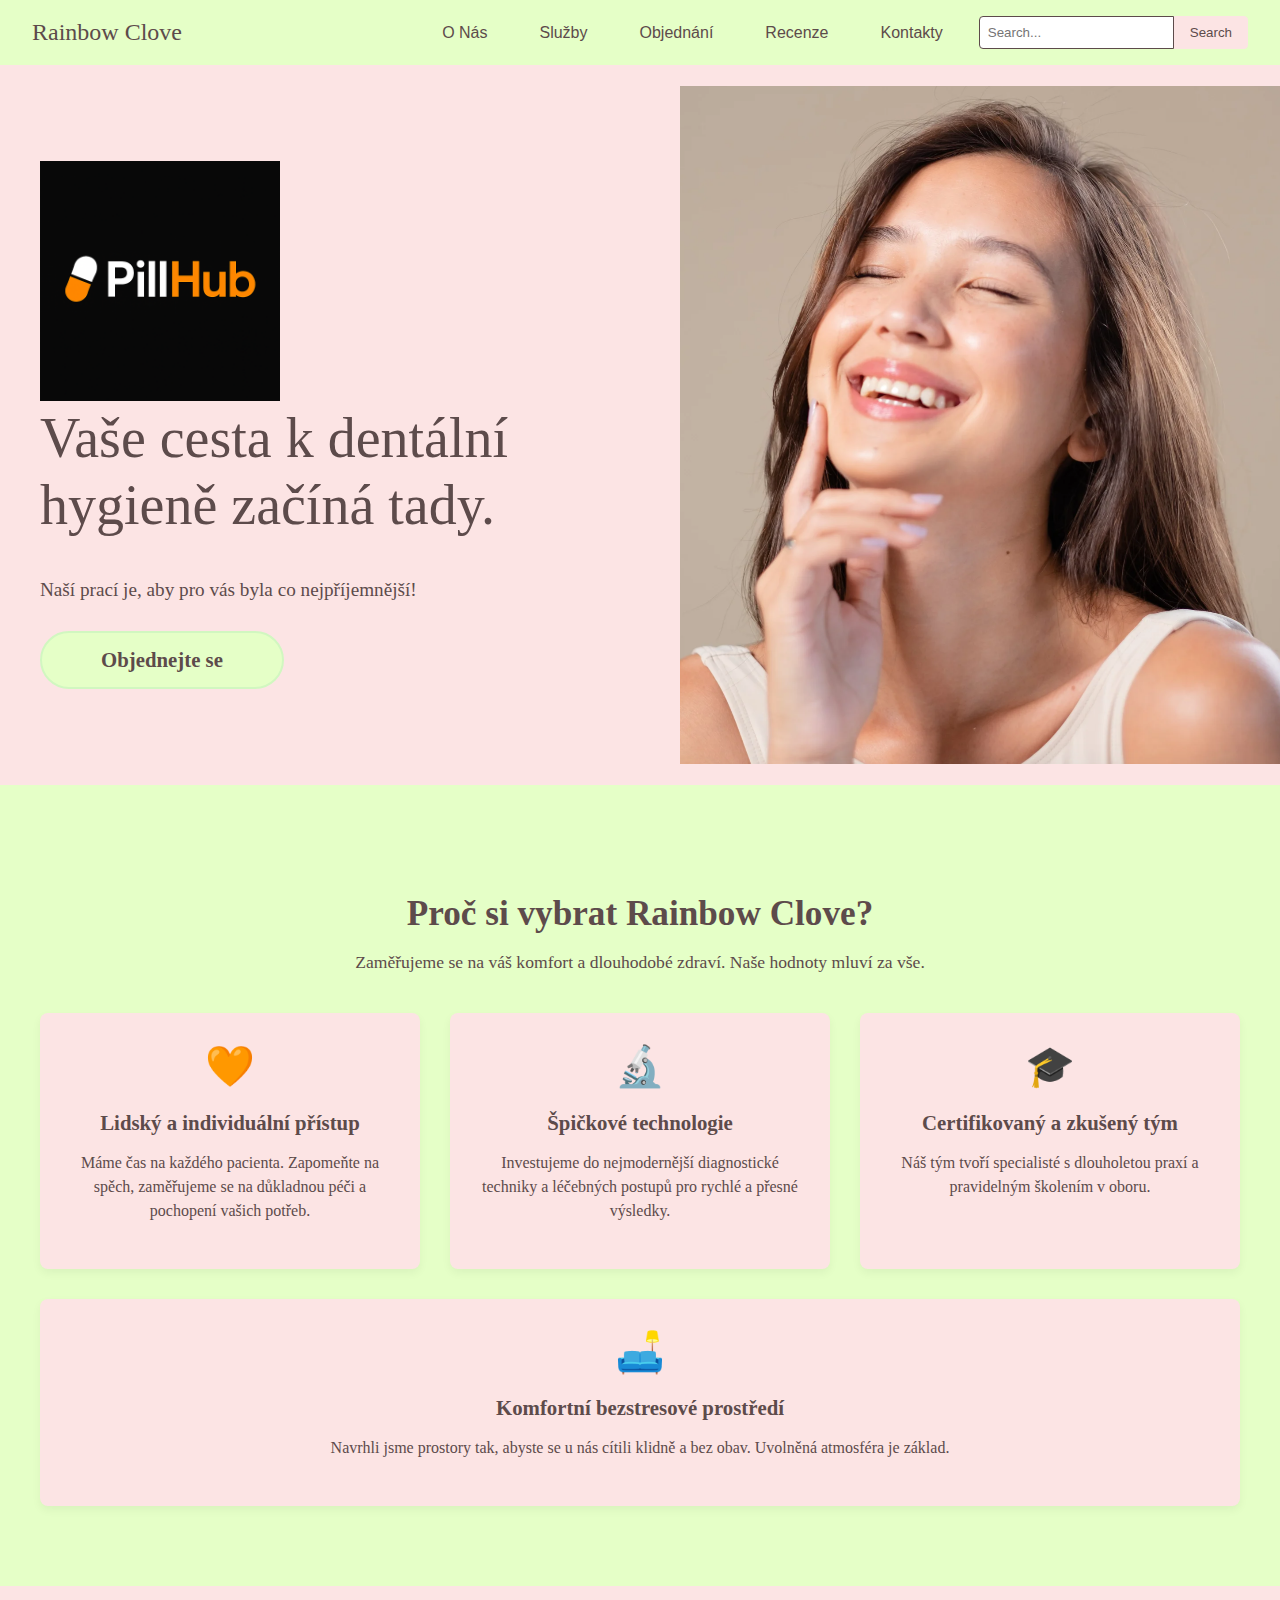
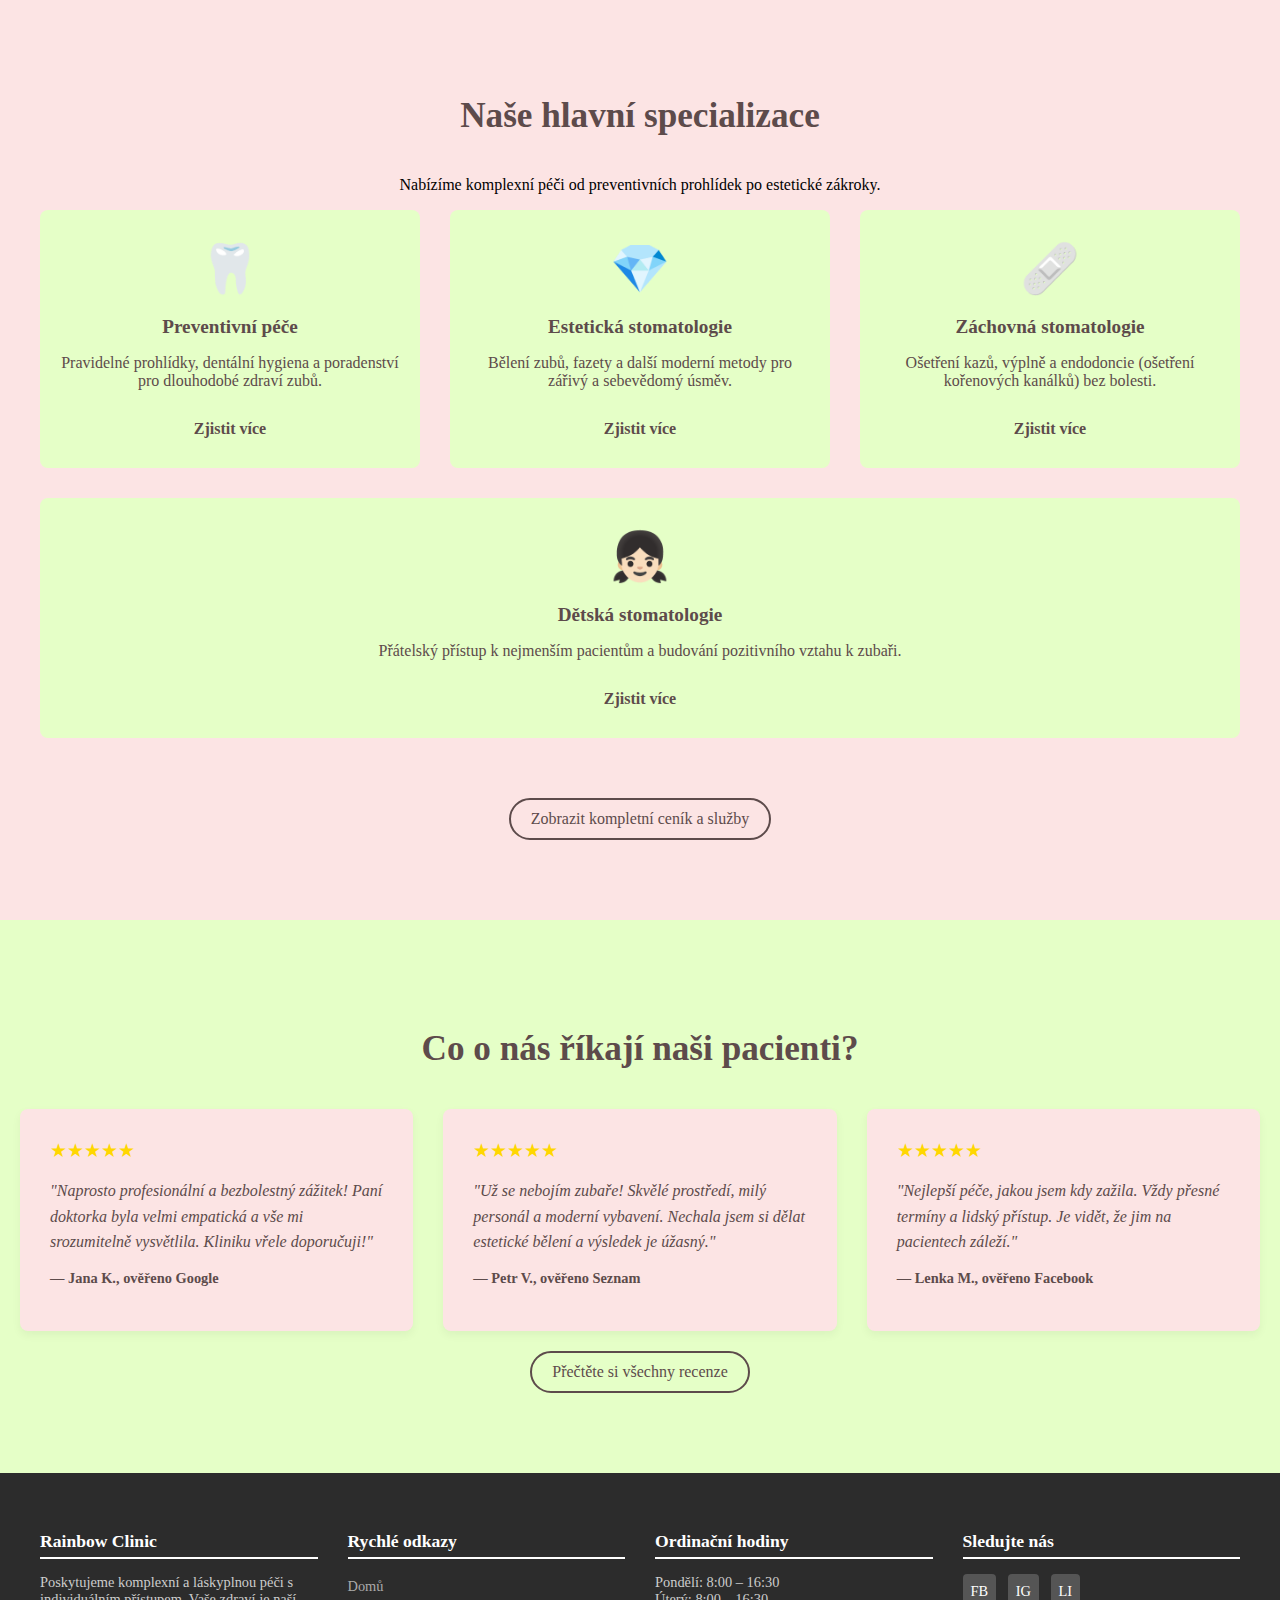
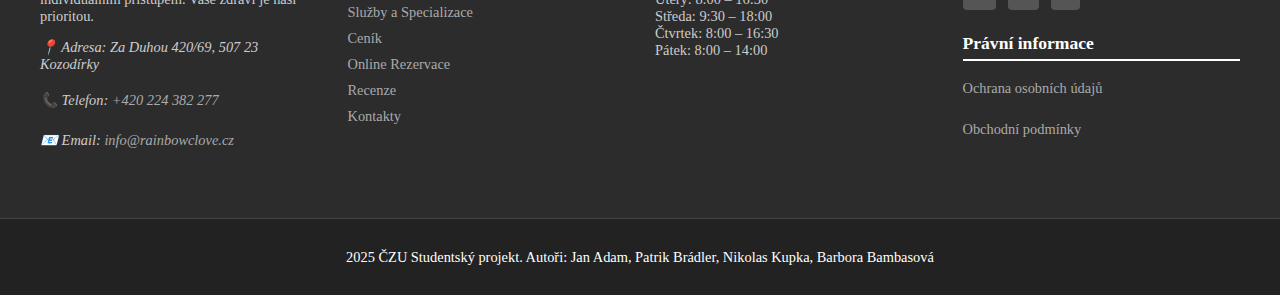
<file: web_files/index.html>
<!DOCTYPE html>
<html lang="cs" xmlns="http://www.w3.org/1999/html">
<head>
    <meta charset="UTF-8">
    <meta name="viewport" content="width=device-width, initial-scale=1.0">
    <title>Rainbow Clove</title>
    <link rel="icon" type="image/x-icon" href="source/favicon.ico">
    <link rel="stylesheet" type="text/css" href="style.css">
    <link rel="stylesheet" type="text/css" href="mobile.css" media="screen and (max-width: 768px)">

</head>
<body>
    <header class="site-header">
        <a href="index.html" class="logo">Rainbow Clove</a>
        
        
        
        <div class="nav-div">
            <button class="nav-button" aria-expanded="false" aria-controls="primary-navigation">
                <img src="source/burgir.png" 
                    alt="hamburger menu icon"
                    class="hamburger-icon">
            </button>

            <nav class="primary-navigation" id="primary-navigation">
                <ul class="nav-list">
                    <li><a href="#aboutus">O Nás</a></li>
                    <li><a href="#services">Služby</a></li>
                    <li><a href="booking.html">Objednání</a></li>
                    <li><a href="reviews.html">Recenze</a></li>
                    <li><a href="contacts.html">Kontakty</a></li>
                </ul>
            </nav>

            <div class="search-section">
                <button class="search-button">
                    <img src="source/search.png" 
                    alt="search icon"
                    class="search-icon">
                </button>

                <div class="search-bar" id="search-bar">
                    <input type="search" placeholder="Search..." class="search-input">
                    <a href="search.html">
                        <button type="submit" class="search-submit">Search</button>
                    </a>
                </div>
            </div>

        </div>
    </header>

    <main class="hero-section">
        <div class="hero-content-wrapper">

            <section class="hero-text">

                <header class="hero-header">
                    <img src="source/logo.png"
                        alt="Site logo, depicting a tooth and name of the clinic, Rainbow Clove"
                        class="logo-image">
                </header>

                <h1>Vaše cesta k dentální hygieně začíná tady.</h1>

                <p class="subtitle">Naší prací je, aby pro vás byla co nejpříjemnější!</p>

                <a href="booking.html" class="cta-button">Objednejte se</a>

            </section>

            <aside class="hero-image-container">
                <img src="source/smiling_woman.png" 
                     alt="Smiling woman touching her cheek, symbolizing comfort and health" 
                     class="hero-image">
            </aside>

        </div>
    </main>

    <section class="trust-section" id="aboutus">
        <div class="container">
            <h2>Proč si vybrat Rainbow Clove?</h2>
            <p class="section-description">Zaměřujeme se na váš komfort a dlouhodobé zdraví. Naše hodnoty mluví za vše.</p>

            <div class="trust-grid">

                <article class="trust-item">
                    <div class="icon">🧡</div>
                    <h3>Lidský a individuální přístup</h3>
                    <p>Máme čas na každého pacienta. Zapomeňte na spěch, zaměřujeme se na důkladnou péči a pochopení vašich potřeb.</p>
                </article>

                <article class="trust-item">
                    <div class="icon">🔬</div>
                    <h3>Špičkové technologie</h3>
                    <p>Investujeme do nejmodernější diagnostické techniky a léčebných postupů pro rychlé a přesné výsledky.</p>
                </article>

                <article class="trust-item">
                    <div class="icon">🎓</div>
                    <h3>Certifikovaný a zkušený tým</h3>
                    <p>Náš tým tvoří specialisté s dlouholetou praxí a pravidelným školením v oboru.</p>
                </article>

                <article class="trust-item">
                    <div class="icon">🛋️</div>
                    <h3>Komfortní bezstresové prostředí</h3>
                    <p>Navrhli jsme prostory tak, abyste se u nás cítili klidně a bez obav. Uvolněná atmosféra je základ.</p>
                </article>

            </div>
        </div>
    </section>

    <section class="services-section" id="services">
        <div class="container">
            <h2>Naše hlavní specializace</h2>
            <p class="section-description">Nabízíme komplexní péči od preventivních prohlídek po estetické zákroky.</p>

            <div class="services-grid">

                <article class="service-card">
                    <div class="service-icon">🦷</div>
                    <h3>Preventivní péče</h3>
                    <p>Pravidelné prohlídky, dentální hygiena a poradenství pro dlouhodobé zdraví zubů.</p>
                    <a href="prev.html" class="service-link">Zjistit více</a>
                </article>

                <article class="service-card">
                    <div class="service-icon">💎</div>
                    <h3>Estetická stomatologie</h3>
                    <p>Bělení zubů, fazety a další moderní metody pro zářivý a sebevědomý úsměv.</p>
                    <a href="est.html" class="service-link">Zjistit více</a>
                </article>

                <article class="service-card">
                    <div class="service-icon">🩹</div>
                    <h3>Záchovná stomatologie</h3>
                    <p>Ošetření kazů, výplně a endodoncie (ošetření kořenových kanálků) bez bolesti.</p>
                    <a href="zach.html" class="service-link">Zjistit více</a>
                </article>

                <article class="service-card">
                    <div class="service-icon">👧🏻</div>
                    <h3>Dětská stomatologie</h3>
                    <p>Přátelský přístup k nejmenším pacientům a budování pozitivního vztahu k zubaři.</p>
                    <a href="deti.html" class="service-link">Zjistit více</a>
                </article>

            </div>

            <div class="cta-all-services">
                <a href="cenik.html" class="cta-button-secondary">Zobrazit kompletní ceník a služby</a>
            </div>
        </div>
    </section>

    <section class="reviews-section">
        <div class="container">
            <h2>Co o nás říkají naši pacienti?</h2>

            <div class="reviews-grid">

                <article class="review-card">
                    <div class="stars">★★★★★</div>
                    <p class="review-text">"Naprosto profesionální a bezbolestný zážitek! Paní doktorka byla velmi empatická a vše mi srozumitelně vysvětlila. Kliniku vřele doporučuji!"</p>
                    <p class="reviewer-name">— Jana K., ověřeno Google</p>
                </article>

                <article class="review-card">
                    <div class="stars">★★★★★</div>
                    <p class="review-text">"Už se nebojím zubaře! Skvělé prostředí, milý personál a moderní vybavení. Nechala jsem si dělat estetické bělení a výsledek je úžasný."</p>
                    <p class="reviewer-name">— Petr V., ověřeno Seznam</p>
                </article>

                <article class="review-card">
                    <div class="stars">★★★★★</div>
                    <p class="review-text">"Nejlepší péče, jakou jsem kdy zažila. Vždy přesné termíny a lidský přístup. Je vidět, že jim na pacientech záleží."</p>
                    <p class="reviewer-name">— Lenka M., ověřeno Facebook</p>
                </article>

            </div>

            <div class="cta-all-reviews">
                <a href="reviews.html" class="cta-button-secondary">Přečtěte si všechny recenze</a>
            </div>
        </div>
    </section>



    <footer class="site-footer">
        <div class="footer-container">

            <section class="footer-column footer-about">
                <h3>Rainbow Clinic</h3>
                <p>Poskytujeme komplexní a láskyplnou péči s individuálním přístupem. Vaše zdraví je naší prioritou.</p>
                <address>
                    <p>📍 Adresa: Za Duhou 420/69, 507 23 Kozodírky</p>
                    <p>📞 Telefon: <a href="tel:+420224382277">+420 224 382 277</a></p>
                    <p>📧 Email: <a href="mailto:info@rainbowclove.cz">info@rainbowclove.cz</a></p>
                </address>
            </section>

            <section class="footer-column footer-links">
                <h3>Rychlé odkazy</h3>
                <ul>
                    <li><a href="index.html">Domů</a></li>
                    <li><a href="#services">Služby a Specializace</a></li>
                    <li><a href="cenik.html">Ceník</a></li>
                    <li><a href="booking.html">Online Rezervace</a></li>
                    <li><a href="reviews.html">Recenze</a></li>
                    <li><a href="contacts.html">Kontakty</a></li>
                </ul>
            </section>

            <section class="footer-column footer-hours">
                <h3>Ordinační hodiny</h3>
                <ul class="hours-list">
                    <li>Pondělí: <time datetime="08:00">8:00</time> – <time datetime="16:30">16:30</time></li>
                    <li>Úterý: <time datetime="08:00">8:00</time> – <time datetime="16:30">16:30</time></li>
                    <li>Středa: <time datetime="09:30">9:30</time> – <time datetime="18:00">18:00</time></li>
                    <li>Čtvrtek: <time datetime="08:00">8:00</time> – <time datetime="16:30">16:30</time></li>
                    <li>Pátek: <time datetime="08:00">8:00</time> – <time datetime="14:00">14:00</time></li>
                </ul>
            </section>

            <section class="footer-column footer-social">
                <h3>Sledujte nás</h3>
                <div class="social-icons">
                    <a href="https://facebook.com" aria-label="Facebook"><span class="icon-fb">FB</span></a>
                    <a href="https://instagram.com" aria-label="Instagram"><span class="icon-ig">IG</span></a>
                    <a href="https://linkedin.com" aria-label="LinkedIn"><span class="icon-li">LI</span></a>
                </div>

                <aside class="footer-legal">
                    <h4>Právní informace</h4>
                    <p><a href="index.html">Ochrana osobních údajů</a></p>
                    <p><a href="index.html">Obchodní podmínky</a></p>
                </aside>
            </section>

        </div>

        <div class="footer-bottom">
            <p>2025 ČZU Studentský projekt. Autoři: Jan Adam, Patrik Brádler, Nikolas Kupka, Barbora Bambasová</p>
        </div>
    </footer>

     <script src="headerScript.js"></script>
</body>

</html>
</file>
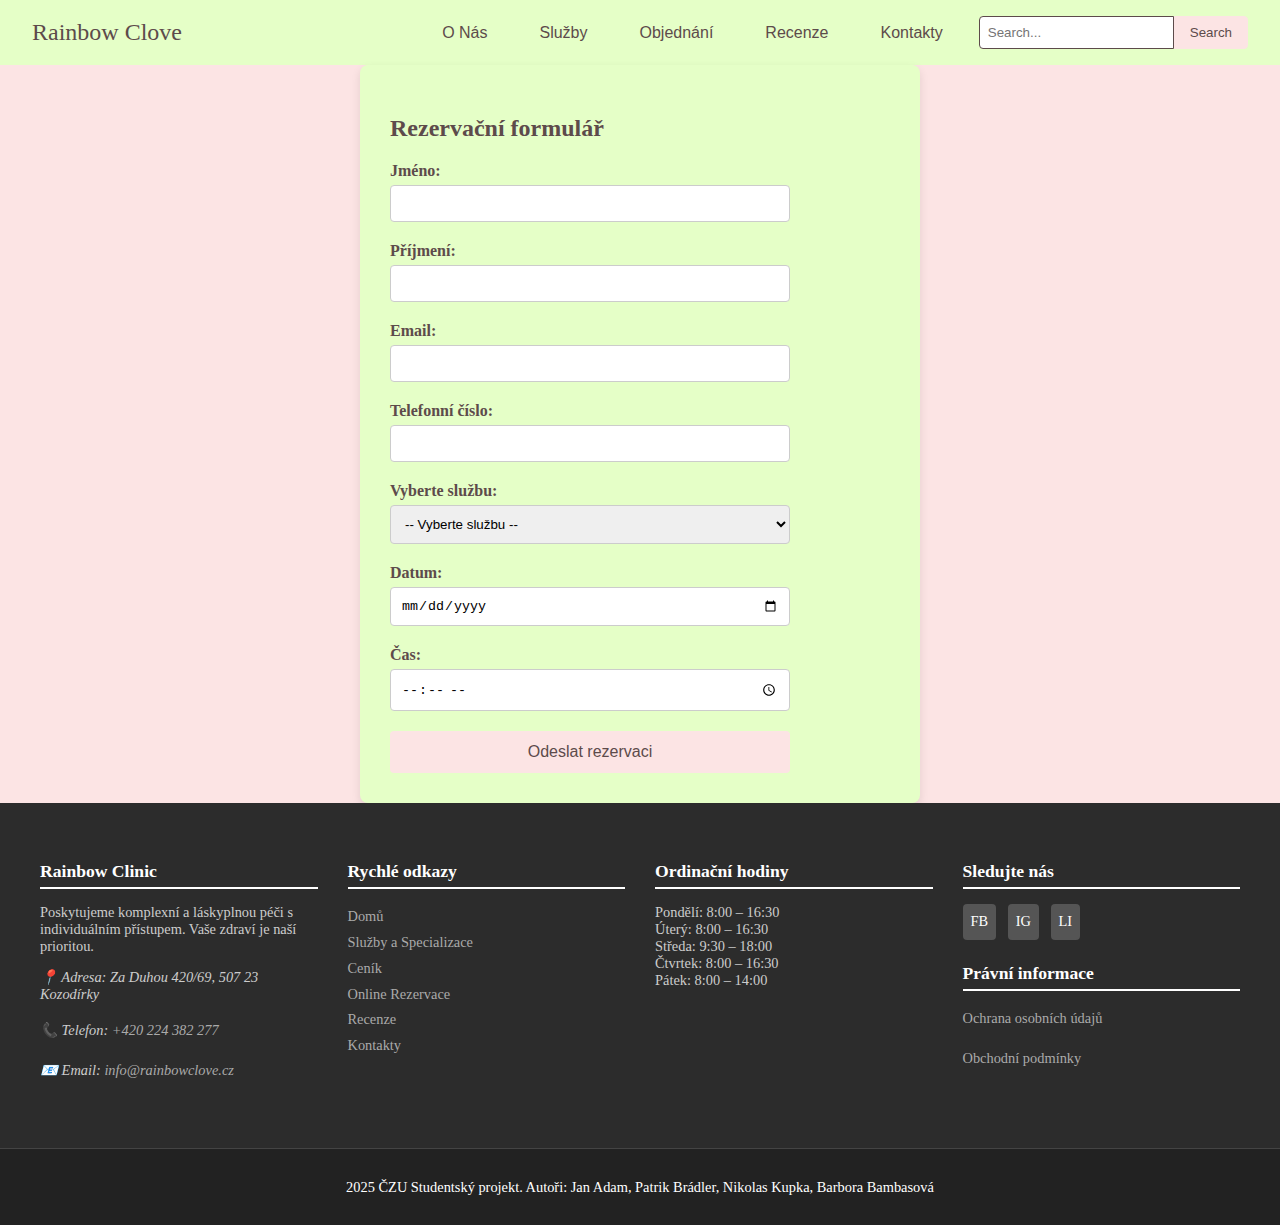
<file: web_files/booking.html>
<!DOCTYPE html>
<html lang="cs" xmlns="http://www.w3.org/1999/html">
<head>
    <meta charset="UTF-8">
    <meta name="viewport" content="width=device-width, initial-scale=1.0">
    <title>Rezervace</title>
    <link rel="icon" type="image/x-icon" href="source/favicon.ico">
    <link rel="stylesheet" type="text/css" href="style.css">
    <link rel="stylesheet" type="text/css" href="mobile.css" media="screen and (max-width: 768px)">

</head>

<body style="background-color: #fce4e4;">
    <header class="site-header">
        <a href="index.html" class="logo">Rainbow Clove</a>
        
        
        
        <div class="nav-div">
            <button class="nav-button" aria-expanded="false" aria-controls="primary-navigation">
                <img src="source/burgir.png" 
                    alt="hamburger menu icon"
                    class="hamburger-icon">
            </button>

            <nav class="primary-navigation" id="primary-navigation">
                <ul class="nav-list">
                    <li><a href="index.html#aboutus">O Nás</a></li>
                    <li><a href="index.html#services">Služby</a></li>
                    <li><a href="booking.html">Objednání</a></li>
                    <li><a href="reviews.html">Recenze</a></li>
                    <li><a href="contacts.html">Kontakty</a></li>
                </ul>
            </nav>

            <div class="search-section">
                <button class="search-button">
                    <img src="source/search.png" 
                    alt="search icon"
                    class="search-icon">
                </button>

                <div class="search-bar" id="search-bar">
                    <input type="search" placeholder="Search..." class="search-input">
                    <a href="search.html">
                        <button type="submit" class="search-submit">Search</button>
                    </a>
                </div>
            </div>

        </div>
    </header>

    <div class="booking-container">
        <form id="bookingForm" class="form-visible">
            <h2>Rezervační formulář</h2>

            <div class="form-group">
                <label for="jmeno">Jméno:</label>
                <input type="text" id="jmeno" name="jmeno" required>
            </div>
            <div class="form-group">
                <label for="prijmeni">Příjmení:</label>
                <input type="text" id="prijmeni" name="prijmeni" required>
            </div>
            <div class="form-group">
                <label for="email">Email:</label>
                <input type="email" id="email" name="email" required>
            </div>
            <div class="form-group">
                <label for="telefon">Telefonní číslo:</label>
                <input type="tel" id="telefon" name="telefon">
            </div>

            <div class="form-group">
                <label for="sluzba">Vyberte službu:</label>
                <select id="sluzba" name="sluzba" required>
                    <option value="" disabled selected>-- Vyberte službu --</option>
                    <option value="Konzultace">Preventivní péče</option>
                    <option value="Masáž">Estetická stomatologie</option>
                    <option value="Školení">Záchovná stomatologie</option>
                    <option value="Oprava">Dětská stomatologie</option>
                </select>
            </div>

            <div class="form-group">
                <label for="datum">Datum:</label>
                <input type="date" id="datum" name="datum" required>
            </div>
            <div class="form-group">
                <label for="cas">Čas:</label>
                <input type="time" id="cas" name="cas" required>
            </div>

            <button type="submit" class="booking-submit-btn">Odeslat rezervaci</button>
        </form>

        <div id="confirmationMessage" class="confirmation-hidden">
            <h2 class="success-header">✅ Rezervace přijata!</h2>
            <p id="reservationDetails" class="details-text"></p>
            <a href="index.html" class="home-btn">Zpět na domovskou stránku</a>
        </div>
    </div>

    <footer class="site-footer">
        <div class="footer-container">

            <section class="footer-column footer-about">
                <h3>Rainbow Clinic</h3>
                <p>Poskytujeme komplexní a láskyplnou péči s individuálním přístupem. Vaše zdraví je naší prioritou.</p>
                <address>
                    <p>📍 Adresa: Za Duhou 420/69, 507 23 Kozodírky</p>
                    <p>📞 Telefon: <a href="tel:+420224382277">+420 224 382 277</a></p>
                    <p>📧 Email: <a href="mailto:info@rainbowclove.cz">info@rainbowclove.cz</a></p>
                </address>
            </section>

            <section class="footer-column footer-links">
                <h3>Rychlé odkazy</h3>
                <ul>
                    <li><a href="index.html">Domů</a></li>
                    <li><a href="index.html#services">Služby a Specializace</a></li>
                    <li><a href="cenik.html">Ceník</a></li>
                    <li><a href="booking.html">Online Rezervace</a></li>
                    <li><a href="reviews.html">Recenze</a></li>
                    <li><a href="contacts.html">Kontakty</a></li>
                </ul>
            </section>

            <section class="footer-column footer-hours">
                <h3>Ordinační hodiny</h3>
                <ul class="hours-list">
                    <li>Pondělí: <time datetime="08:00">8:00</time> – <time datetime="16:30">16:30</time></li>
                    <li>Úterý: <time datetime="08:00">8:00</time> – <time datetime="16:30">16:30</time></li>
                    <li>Středa: <time datetime="09:30">9:30</time> – <time datetime="18:00">18:00</time></li>
                    <li>Čtvrtek: <time datetime="08:00">8:00</time> – <time datetime="16:30">16:30</time></li>
                    <li>Pátek: <time datetime="08:00">8:00</time> – <time datetime="14:00">14:00</time></li>
                </ul>
            </section>

            <section class="footer-column footer-social">
                <h3>Sledujte nás</h3>
                <div class="social-icons">
                    <a href="https://facebook.com" aria-label="Facebook"><span class="icon-fb">FB</span></a>
                    <a href="https://instagram.com" aria-label="Instagram"><span class="icon-ig">IG</span></a>
                    <a href="https://linkedin.com" aria-label="LinkedIn"><span class="icon-li">LI</span></a>
                </div>

                <aside class="footer-legal">
                    <h4>Právní informace</h4>
                    <p><a href="index.html">Ochrana osobních údajů</a></p>
                    <p><a href="index.html">Obchodní podmínky</a></p>
                </aside>
            </section>

        </div>

        <div class="footer-bottom">
            <p>2025 ČZU Studentský projekt. Autoři: Jan Adam, Patrik Brádler, Nikolas Kupka, Barbora Bambasová</p>
        </div>
    </footer>
<script src="headerScript.js"></script>
<script src="bookingScript.js"></script>
</body>
</html>
</file>
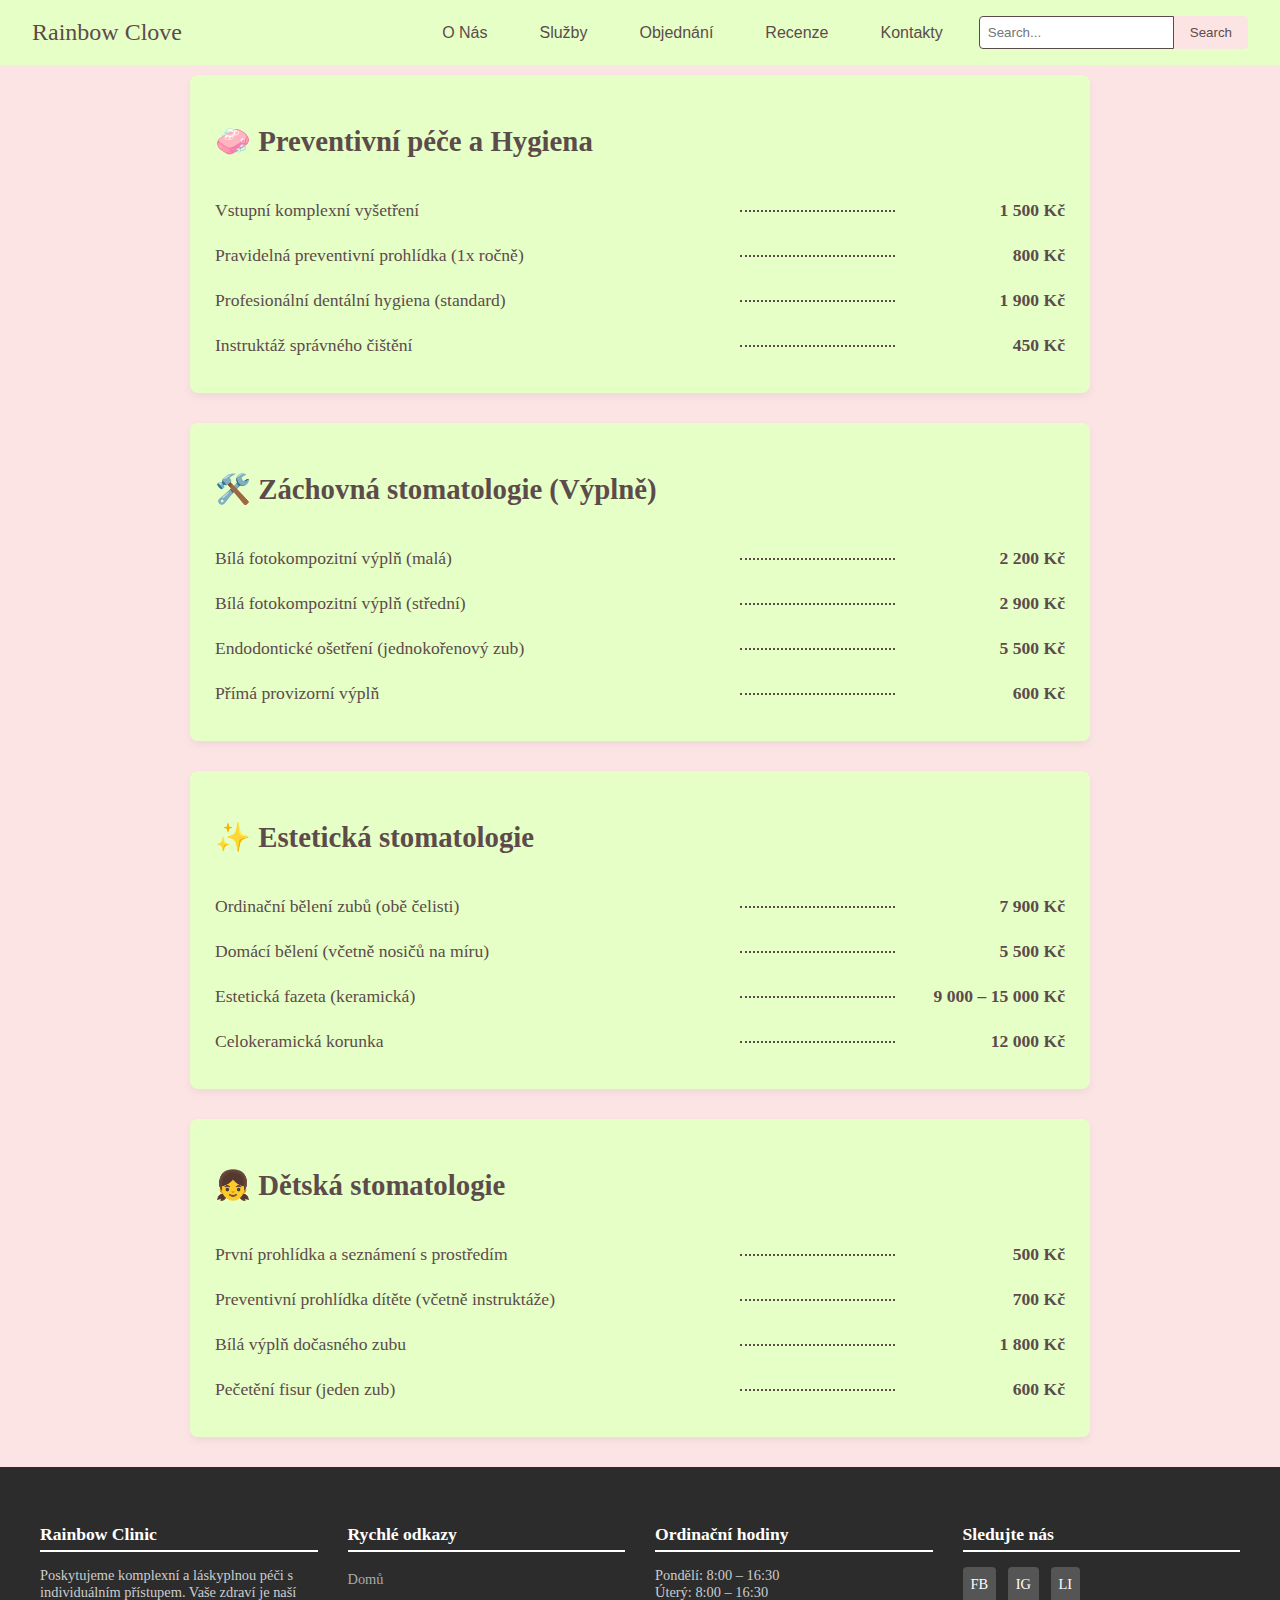
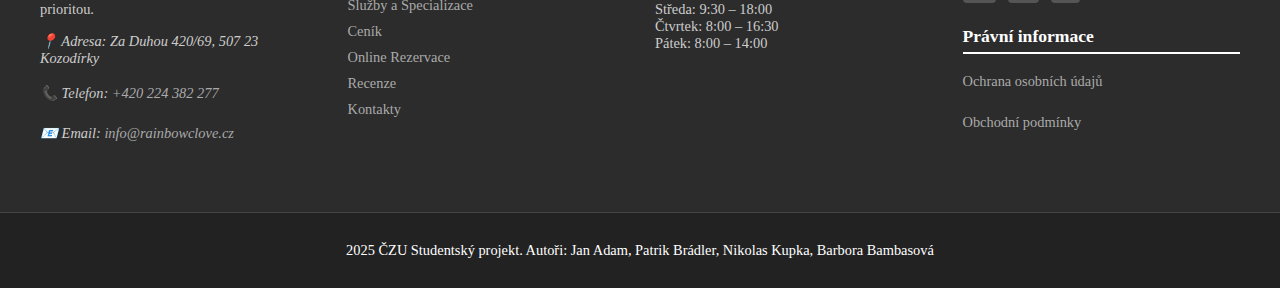
<file: web_files/cenik.html>
<!DOCTYPE html>
<html lang="cs" xmlns="http://www.w3.org/1999/html">
<head>
    <meta charset="UTF-8">
    <meta name="viewport" content="width=device-width, initial-scale=1.0">
    <title>Ceník</title>
    <link rel="icon" type="image/x-icon" href="source/favicon.ico">
    <link rel="stylesheet" type="text/css" href="style.css">
    <link rel="stylesheet" type="text/css" href="mobile.css" media="screen and (max-width: 768px)">

</head>

<body style="background-color: #fce4e4;">
    <header class="site-header">
        <a href="index.html" class="logo">Rainbow Clove</a>
        
        
        
        <div class="nav-div">
            <button class="nav-button" aria-expanded="false" aria-controls="primary-navigation">
                <img src="source/burgir.png" 
                    alt="hamburger menu icon"
                    class="hamburger-icon">
            </button>

            <nav class="primary-navigation" id="primary-navigation">
                <ul class="nav-list">
                    <li><a href="index.html#aboutus">O Nás</a></li>
                    <li><a href="index.html#services">Služby</a></li>
                    <li><a href="booking.html">Objednání</a></li>
                    <li><a href="reviews.html">Recenze</a></li>
                    <li><a href="contacts.html">Kontakty</a></li>
                </ul>
            </nav>

            

            <div class="search-section">
                <button class="search-button">
                    <img src="source/search.png" 
                    alt="search icon"
                    class="search-icon">
                </button>

                <div class="search-bar" id="search-bar">
                    <input type="search" placeholder="Search..." class="search-input">
                    <a href="search.html">
                        <button type="submit" class="search-submit">Search</button>
                    </a>
                </div>
            </div>

        </div>
    </header>

    <div class="cenik-container">

        <section class="kategorie" id="prevence">
            <h2>🧼 Preventivní péče a Hygiena</h2>
            <div class="polozka">
                <span class="nazev">Vstupní komplexní vyšetření</span>
                <span class="cara"></span>
                <span class="cena">1 500 Kč</span>
            </div>
            <div class="polozka">
                <span class="nazev">Pravidelná preventivní prohlídka (1x ročně)</span>
                <span class="cara"></span>
                <span class="cena">800 Kč</span>
            </div>
            <div class="polozka">
                <span class="nazev">Profesionální dentální hygiena (standard)</span>
                <span class="cara"></span>
                <span class="cena">1 900 Kč</span>
            </div>
            <div class="polozka">
                <span class="nazev">Instruktáž správného čištění</span>
                <span class="cara"></span>
                <span class="cena">450 Kč</span>
            </div>
        </section>
        
        <section class="kategorie" id="zachovna">
            <h2>🛠️ Záchovná stomatologie (Výplně)</h2>
            <div class="polozka">
                <span class="nazev">Bílá fotokompozitní výplň (malá)</span>
                <span class="cara"></span>
                <span class="cena">2 200 Kč</span>
            </div>
            <div class="polozka">
                <span class="nazev">Bílá fotokompozitní výplň (střední)</span>
                <span class="cara"></span>
                <span class="cena">2 900 Kč</span>
            </div>
            <div class="polozka">
                <span class="nazev">Endodontické ošetření (jednokořenový zub)</span>
                <span class="cara"></span>
                <span class="cena">5 500 Kč</span>
            </div>
            <div class="polozka">
                <span class="nazev">Přímá provizorní výplň</span>
                <span class="cara"></span>
                <span class="cena">600 Kč</span>
            </div>
        </section>

        <section class="kategorie" id="estetika">
            <h2>✨ Estetická stomatologie</h2>
            <div class="polozka">
                <span class="nazev">Ordinační bělení zubů (obě čelisti)</span>
                <span class="cara"></span>
                <span class="cena">7 900 Kč</span>
            </div>
            <div class="polozka">
                <span class="nazev">Domácí bělení (včetně nosičů na míru)</span>
                <span class="cara"></span>
                <span class="cena">5 500 Kč</span>
            </div>
            <div class="polozka">
                <span class="nazev">Estetická fazeta (keramická)</span>
                <span class="cara"></span>
                <span class="cena">9 000 – 15 000 Kč</span>
            </div>
            <div class="polozka">
                <span class="nazev">Celokeramická korunka</span>
                <span class="cara"></span>
                <span class="cena">12 000 Kč</span>
            </div>
        </section>

        <section class="kategorie" id="deti">
            <h2>👧 Dětská stomatologie</h2>
            <div class="polozka">
                <span class="nazev">První prohlídka a seznámení s prostředím</span>
                <span class="cara"></span>
                <span class="cena">500 Kč</span>
            </div>
            <div class="polozka">
                <span class="nazev">Preventivní prohlídka dítěte (včetně instruktáže)</span>
                <span class="cara"></span>
                <span class="cena">700 Kč</span>
            </div>
            <div class="polozka">
                <span class="nazev">Bílá výplň dočasného zubu</span>
                <span class="cara"></span>
                <span class="cena">1 800 Kč</span>
            </div>
            <div class="polozka">
                <span class="nazev">Pečetění fisur (jeden zub)</span>
                <span class="cara"></span>
                <span class="cena">600 Kč</span>
            </div>
        </section>

    </div>

    <footer class="site-footer">
        <div class="footer-container">

            <section class="footer-column footer-about">
                <h3>Rainbow Clinic</h3>
                <p>Poskytujeme komplexní a láskyplnou péči s individuálním přístupem. Vaše zdraví je naší prioritou.</p>
                <address>
                    <p>📍 Adresa: Za Duhou 420/69, 507 23 Kozodírky</p>
                    <p>📞 Telefon: <a href="tel:+420123456789">+420 224 382 277</a></p>
                    <p>📧 Email: <a href="mailto:info@rainbowclove.cz">info@rainbowclove.cz</a></p>
                </address>
            </section>

            <section class="footer-column footer-links">
                <h3>Rychlé odkazy</h3>
                <ul>
                    <li><a href="index.html">Domů</a></li>
                    <li><a href="index.html#services">Služby a Specializace</a></li>
                    <li><a href="cenik.html">Ceník</a></li>
                    <li><a href="booking.html">Online Rezervace</a></li>
                    <li><a href="reviews.html">Recenze</a></li>
                    <li><a href="contacts.html">Kontakty</a></li>
                </ul>
            </section>

            <section class="footer-column footer-hours">
                <h3>Ordinační hodiny</h3>
                <ul class="hours-list">
                    <li>Pondělí: <time datetime="08:00">8:00</time> – <time datetime="16:30">16:30</time></li>
                    <li>Úterý: <time datetime="08:00">8:00</time> – <time datetime="16:30">16:30</time></li>
                    <li>Středa: <time datetime="09:30">9:30</time> – <time datetime="18:00">18:00</time></li>
                    <li>Čtvrtek: <time datetime="08:00">8:00</time> – <time datetime="16:30">16:30</time></li>
                    <li>Pátek: <time datetime="08:00">8:00</time> – <time datetime="14:00">14:00</time></li>
                </ul>
            </section>

            <section class="footer-column footer-social">
                <h3>Sledujte nás</h3>
                <div class="social-icons">
                    <a href="https://facebook.com" aria-label="Facebook"><span class="icon-fb">FB</span></a>
                    <a href="https://instagram.com" aria-label="Instagram"><span class="icon-ig">IG</span></a>
                    <a href="https://linkedin.com" aria-label="LinkedIn"><span class="icon-li">LI</span></a>
                </div>

                <aside class="footer-legal">
                    <h4>Právní informace</h4>
                    <p><a href="index.html">Ochrana osobních údajů</a></p>
                    <p><a href="index.html">Obchodní podmínky</a></p>
                </aside>
            </section>

        </div>

        <div class="footer-bottom">
            <p>2025 ČZU Studentský projekt. Autoři: Jan Adam, Patrik Brádler, Nikolas Kupka, Barbora Bambasová</p>
        </div>
    </footer>
<script src="headerScript.js"></script>
</body>
</html>
</file>
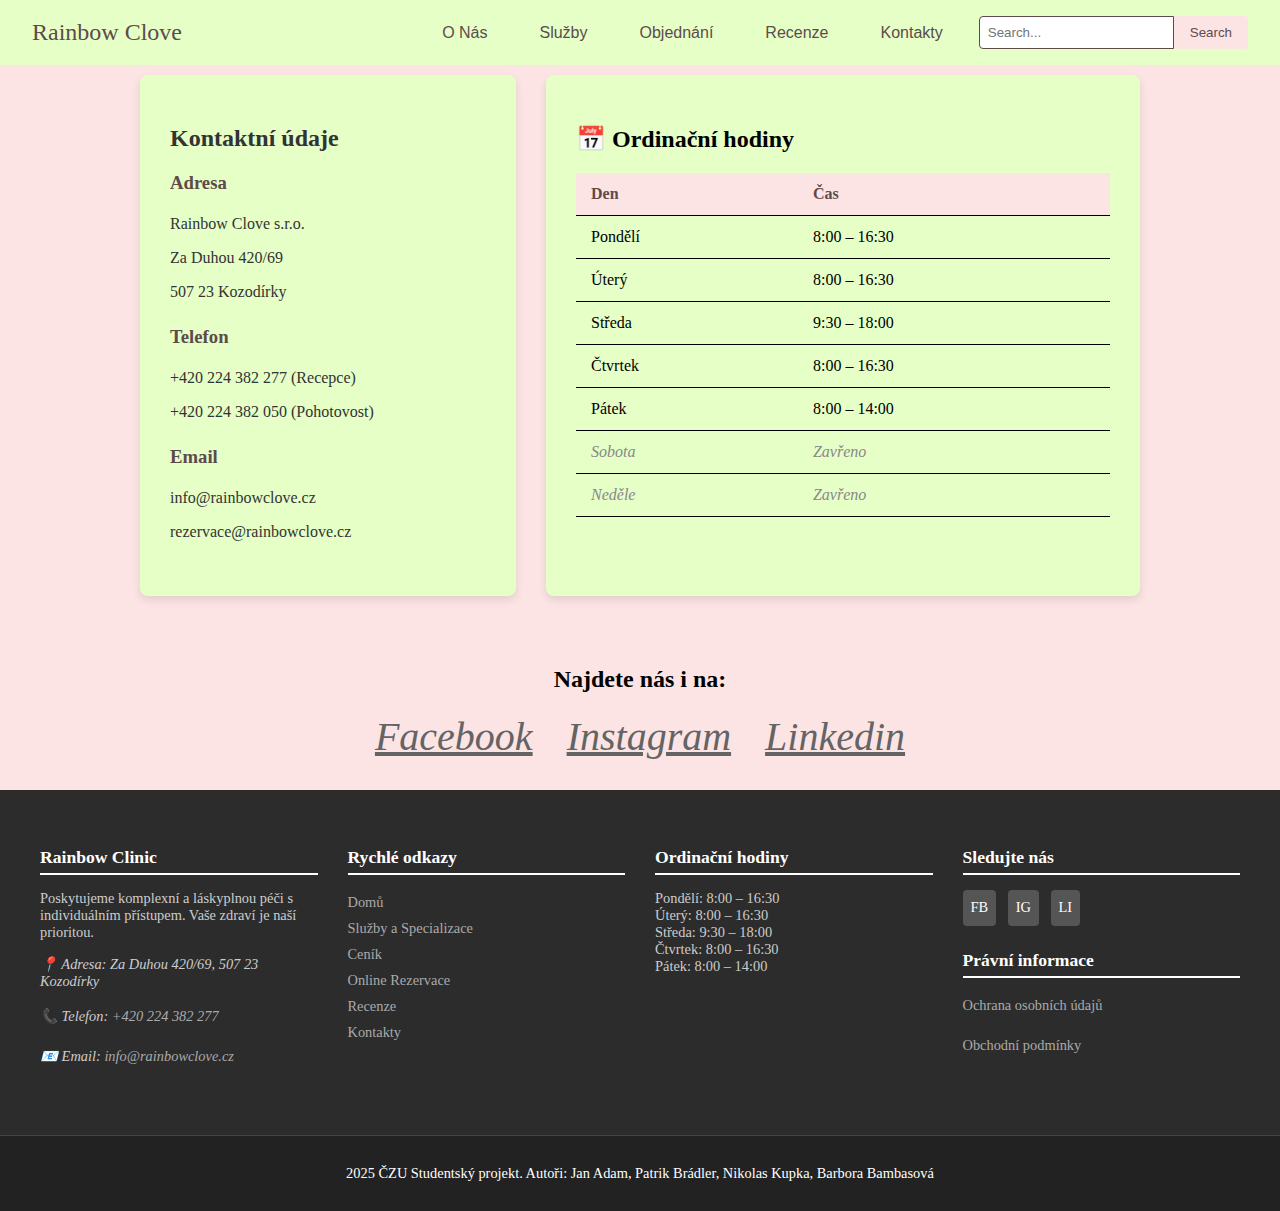
<file: web_files/contacts.html>
<!DOCTYPE html>
<html lang="cs" xmlns="http://www.w3.org/1999/html">
<head>
    <meta charset="UTF-8">
    <meta name="viewport" content="width=device-width, initial-scale=1.0">
    <title>Kontakty</title>
    <link rel="icon" type="image/x-icon" href="source/favicon.ico">
    <link rel="stylesheet" type="text/css" href="style.css">
    <link rel="stylesheet" type="text/css" href="mobile.css" media="screen and (max-width: 768px)">

</head>

<body>
    <header class="site-header">
        <a href="index.html" class="logo">Rainbow Clove</a>
        
        
        
        <div class="nav-div">
            <button class="nav-button" aria-expanded="false" aria-controls="primary-navigation">
                <img src="source/burgir.png" 
                    alt="hamburger menu icon"
                    class="hamburger-icon">
            </button>

            <nav class="primary-navigation" id="primary-navigation">
                <ul class="nav-list">
                    <li><a href="index.html#aboutus">O Nás</a></li>
                    <li><a href="index.html#services">Služby</a></li>
                    <li><a href="booking.html">Objednání</a></li>
                    <li><a href="reviews.html">Recenze</a></li>
                    <li><a href="contacts.html">Kontakty</a></li>
                </ul>
            </nav>

            <div class="search-section">
                <button class="search-button">
                    <img src="source/search.png" 
                    alt="search icon"
                    class="search-icon">
                </button>

                <div class="search-bar" id="search-bar">
                    <input type="search" placeholder="Search..." class="search-input">
                    <a href="search.html">
                        <button type="submit" class="search-submit">Search</button>
                    </a>
                </div>
            </div>

        </div>
    </header>

    <div class="contact-container">

        <section class="contact-info">
            <h2>Kontaktní údaje</h2>
            
            <div class="info-block">
                <h3>Adresa</h3>
                <p>Rainbow Clove s.r.o.</p>
                <p>Za Duhou 420/69</p>
                <p>507 23 Kozodírky</p>
            </div>

            <div class="info-block">
                <h3>Telefon</h3>
                <p><a href="tel:+420224382277">+420 224 382 277</a> (Recepce)</p>
                <p><a href="tel:+420224382050">+420 224 382 050</a> (Pohotovost)</p>
            </div>

            <div class="info-block">
                <h3>Email</h3>
                <p><a href="mailto:info@rainbowclove.cz">info@rainbowclove.cz</a></p>
                <p><a href="mailto:rezervace@rainbowclove.cz">rezervace@rainbowclove.cz</a></p>
            </div>
        </section>

        <section class="opening-hours">
            <h2>📅 Ordinační hodiny</h2>
            <table class="hours-table">
                <thead>
                    <tr>
                        <th>Den</th>
                        <th>Čas</th>
                    </tr>
                </thead>
                <tbody>
                    <tr>
                        <td>Pondělí</td>
                        <td><time datetime="08:00">8:00</time> – <time datetime="16:30">16:30</time></td>
                    </tr>
                    <tr>
                        <td>Úterý</td>
                        <td><time datetime="08:00">8:00</time> – <time datetime="16:30">16:30</time></td>
                    </tr>
                    <tr>
                        <td>Středa</td>
                        <td><time datetime="09:30">9:30</time> – <time datetime="18:00">18:00</time></td>
                    </tr>
                    <tr>
                        <td>Čtvrtek</td>
                        <td><time datetime="08:00">8:00</time> – <time datetime="16:30">16:30</time></td>
                    </tr>
                    <tr>
                        <td>Pátek</td>
                        <td><time datetime="08:00">8:00</time> – <time datetime="14:00">14:00</time></td>
                    </tr>
                    <tr>
                        <td class="vikend">Sobota</td>
                        <td class="vikend">Zavřeno</td>
                    </tr>
                    <tr>
                        <td class="vikend">Neděle</td>
                        <td class="vikend">Zavřeno</td>
                    </tr>
                </tbody>
            </table>
        </section>
        
        <section class="social-media">
            <h2>Najdete nás i na:</h2>
            <div class="social-links">
                <a href="index.html" target="_blank" aria-label="Facebook"><i class="fab fa-facebook-f">Facebook</i></a>
                <a href="index.html" target="_blank" aria-label="Instagram"><i class="fab fa-instagram">Instagram</i></a>
                <a href="index.html" target="_blank" aria-label="LinkedIn"><i class="fab fa-linkedin-in">Linkedin</i></a>
            </div>
        </section>

    </div>

    <footer class="site-footer">
        <div class="footer-container">

            <section class="footer-column footer-about">
                <h3>Rainbow Clinic</h3>
                <p>Poskytujeme komplexní a láskyplnou péči s individuálním přístupem. Vaše zdraví je naší prioritou.</p>
                <address>
                    <p>📍 Adresa: Za Duhou 420/69, 507 23 Kozodírky</p>
                    <p>📞 Telefon: <a href="tel:+420224382277">+420 224 382 277</a></p>
                    <p>📧 Email: <a href="mailto:info@rainbowclove.cz">info@rainbowclove.cz</a></p>
                </address>
            </section>

            <section class="footer-column footer-links">
                <h3>Rychlé odkazy</h3>
                <ul>
                    <li><a href="index.html">Domů</a></li>
                    <li><a href="index.html#services">Služby a Specializace</a></li>
                    <li><a href="cenik.html">Ceník</a></li>
                    <li><a href="booking.html">Online Rezervace</a></li>
                    <li><a href="reviews.html">Recenze</a></li>
                    <li><a href="contacts.html">Kontakty</a></li>
                </ul>
            </section>

            <section class="footer-column footer-hours">
                <h3>Ordinační hodiny</h3>
                <ul class="hours-list">
                    <li>Pondělí: <time datetime="08:00">8:00</time> – <time datetime="16:30">16:30</time></li>
                    <li>Úterý: <time datetime="08:00">8:00</time> – <time datetime="16:30">16:30</time></li>
                    <li>Středa: <time datetime="09:30">9:30</time> – <time datetime="18:00">18:00</time></li>
                    <li>Čtvrtek: <time datetime="08:00">8:00</time> – <time datetime="16:30">16:30</time></li>
                    <li>Pátek: <time datetime="08:00">8:00</time> – <time datetime="14:00">14:00</time></li>
                </ul>
            </section>

            <section class="footer-column footer-social">
                <h3>Sledujte nás</h3>
                <div class="social-icons">
                    <a href="https://facebook.com" aria-label="Facebook"><span class="icon-fb">FB</span></a>
                    <a href="https://instagram.com" aria-label="Instagram"><span class="icon-ig">IG</span></a>
                    <a href="https://linkedin.com" aria-label="LinkedIn"><span class="icon-li">LI</span></a>
                </div>

                <aside class="footer-legal">
                    <h4>Právní informace</h4>
                    <p><a href="index.html">Ochrana osobních údajů</a></p>
                    <p><a href="index.html">Obchodní podmínky</a></p>
                </aside>
            </section>

        </div>

        <div class="footer-bottom">
            <p>2025 ČZU Studentský projekt. Autoři: Jan Adam, Patrik Brádler, Nikolas Kupka, Barbora Bambasová</p>
        </div>
    </footer>
    
<script src="headerScript.js"></script>
</body>
</html>
</file>
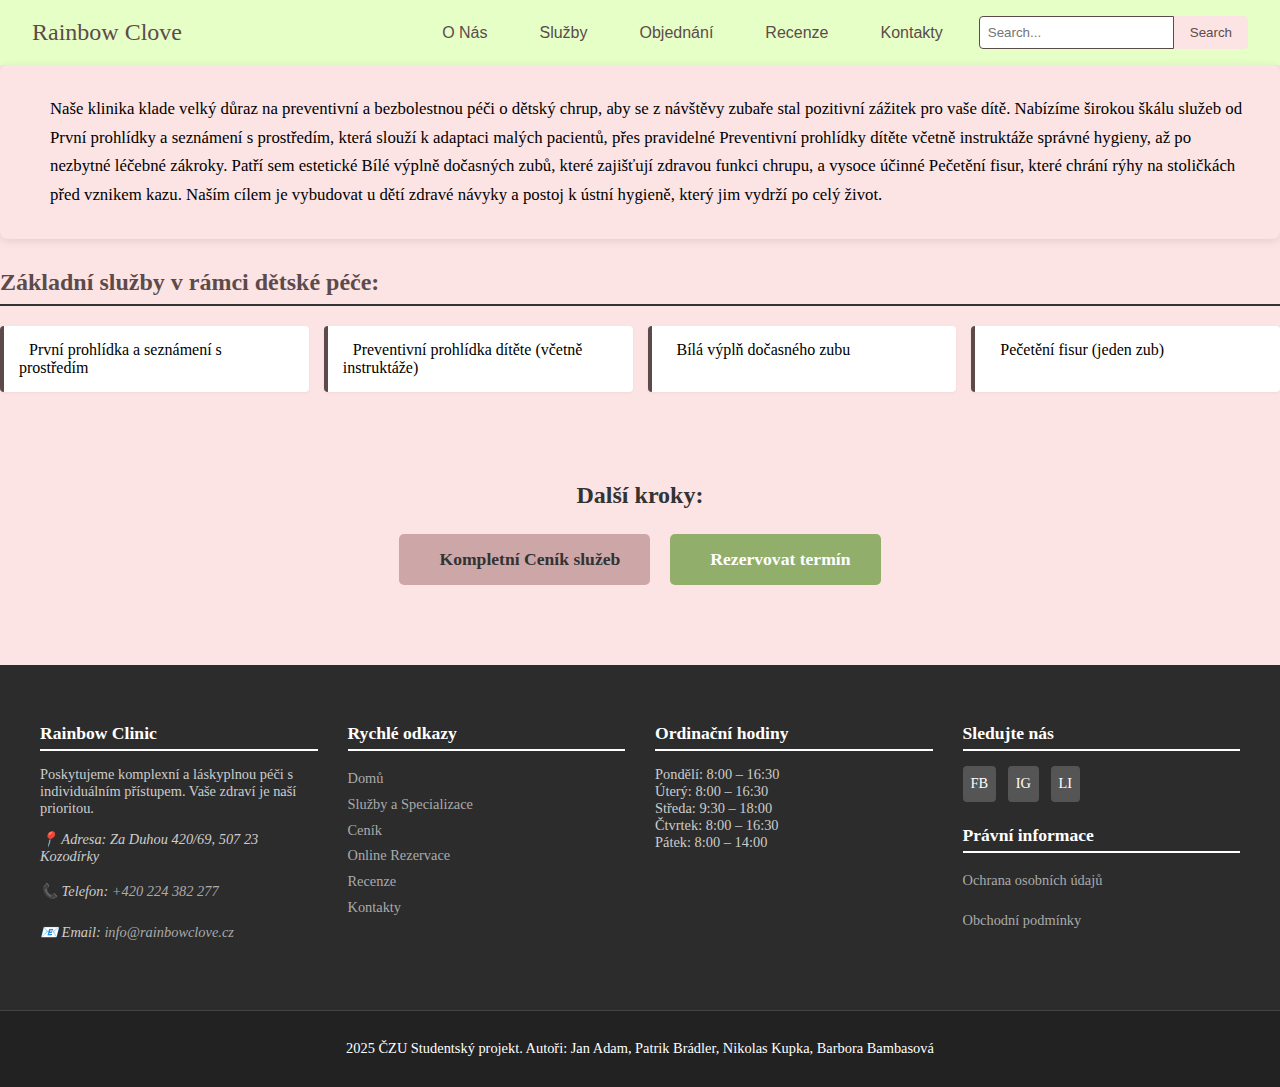
<file: web_files/deti.html>
<!DOCTYPE html>
<html lang="cs" xmlns="http://www.w3.org/1999/html">
<head>
    <meta charset="UTF-8">
    <meta name="viewport" content="width=device-width, initial-scale=1.0">
    <title>Dětská stomatologie</title>
    <link rel="icon" type="image/x-icon" href="source/favicon.ico">
    <link rel="stylesheet" type="text/css" href="style.css">
    <link rel="stylesheet" type="text/css" href="mobile.css" media="screen and (max-width: 768px)">

</head>

<body>
    <header class="site-header">
        <a href="index.html" class="logo">Rainbow Clove</a>
        
        
        
        <div class="nav-div">
            <button class="nav-button" aria-expanded="false" aria-controls="primary-navigation">
                <img src="source/burgir.png" 
                    alt="hamburger menu icon"
                    class="hamburger-icon">
            </button>

            <nav class="primary-navigation" id="primary-navigation">
                <ul class="nav-list">
                    <li><a href="index.html#aboutus">O Nás</a></li>
                    <li><a href="index.html#services">Služby</a></li>
                    <li><a href="booking.html">Objednání</a></li>
                    <li><a href="reviews.html">Recenze</a></li>
                    <li><a href="contacts.html">Kontakty</a></li>
                </ul>
            </nav>

            <div class="search-section">
                <button class="search-button">
                    <img src="source/search.png" 
                    alt="search icon"
                    class="search-icon">
                </button>

                <div class="search-bar" id="search-bar">
                    <input type="search" placeholder="Search..." class="search-input">
                    <a href="search.html">
                        <button type="submit" class="search-submit">Search</button>
                    </a>
                </div>
            </div>

        </div>
    </header>

    <main class="content-section">
            
            <section class="description-block">
                <i class="fas fa-baby"></i>
                <div class="description-text">
                    <p>Naše klinika klade velký důraz na preventivní a bezbolestnou péči o dětský chrup, aby se z návštěvy zubaře stal pozitivní zážitek pro vaše dítě. Nabízíme širokou škálu služeb od První prohlídky a seznámení s prostředím, která slouží k adaptaci malých pacientů, přes pravidelné Preventivní prohlídky dítěte včetně instruktáže správné hygieny, až po nezbytné léčebné zákroky. Patří sem estetické Bílé výplně dočasných zubů, které zajišťují zdravou funkci chrupu, a vysoce účinné Pečetění fisur, které chrání rýhy na stoličkách před vznikem kazu. Naším cílem je vybudovat u dětí zdravé návyky a postoj k ústní hygieně, který jim vydrží po celý život.</p>
                </div>
            </section>

            <section class="service-points">
                <h2>Základní služby v rámci dětské péče:</h2>
                <ul>
                    <li><i class="fas fa-check-circle"></i> První prohlídka a seznámení s prostředím</li>
                    <li><i class="fas fa-check-circle"></i> Preventivní prohlídka dítěte (včetně instruktáže)</li>
                    <li><i class="fas fa-check-circle"></i> Bílá výplň dočasného zubu</li>
                    <li><i class="fas fa-check-circle"></i> Pečetění fisur (jeden zub)</li>
                </ul>
            </section>

            <aside class="cta-section">
                <h2>Další kroky:</h2>
                <div class="cta-buttons">
                    <a href="cenik.html" class="cta-link price-link">
                        <i class="fas fa-tags"></i> Kompletní Ceník služeb
                    </a>
                    <a href="booking.html" class="cta-link booking-link">
                        <i class="fas fa-calendar-check"></i> Rezervovat termín
                    </a>
                </div>
            </aside>

        </main>

        <footer class="site-footer">
        <div class="footer-container">

            <section class="footer-column footer-about">
                <h3>Rainbow Clinic</h3>
                <p>Poskytujeme komplexní a láskyplnou péči s individuálním přístupem. Vaše zdraví je naší prioritou.</p>
                <address>
                    <p>📍 Adresa: Za Duhou 420/69, 507 23 Kozodírky</p>
                    <p>📞 Telefon: <a href="tel:+420224382277">+420 224 382 277</a></p>
                    <p>📧 Email: <a href="mailto:info@rainbowclove.cz">info@rainbowclove.cz</a></p>
                </address>
            </section>

            <section class="footer-column footer-links">
                <h3>Rychlé odkazy</h3>
                <ul>
                    <li><a href="index.html">Domů</a></li>
                    <li><a href="index.html#services">Služby a Specializace</a></li>
                    <li><a href="cenik.html">Ceník</a></li>
                    <li><a href="booking.html">Online Rezervace</a></li>
                    <li><a href="reviews.html">Recenze</a></li>
                    <li><a href="contacts.html">Kontakty</a></li>
                </ul>
            </section>

            <section class="footer-column footer-hours">
                <h3>Ordinační hodiny</h3>
                <ul class="hours-list">
                    <li>Pondělí: <time datetime="08:00">8:00</time> – <time datetime="16:30">16:30</time></li>
                    <li>Úterý: <time datetime="08:00">8:00</time> – <time datetime="16:30">16:30</time></li>
                    <li>Středa: <time datetime="09:30">9:30</time> – <time datetime="18:00">18:00</time></li>
                    <li>Čtvrtek: <time datetime="08:00">8:00</time> – <time datetime="16:30">16:30</time></li>
                    <li>Pátek: <time datetime="08:00">8:00</time> – <time datetime="14:00">14:00</time></li>
                </ul>
            </section>

            <section class="footer-column footer-social">
                <h3>Sledujte nás</h3>
                <div class="social-icons">
                    <a href="https://facebook.com" aria-label="Facebook"><span class="icon-fb">FB</span></a>
                    <a href="https://instagram.com" aria-label="Instagram"><span class="icon-ig">IG</span></a>
                    <a href="https://linkedin.com" aria-label="LinkedIn"><span class="icon-li">LI</span></a>
                </div>

                <aside class="footer-legal">
                    <h4>Právní informace</h4>
                    <p><a href="index.html">Ochrana osobních údajů</a></p>
                    <p><a href="index.html">Obchodní podmínky</a></p>
                </aside>
            </section>

        </div>

        <div class="footer-bottom">
            <p>2025 ČZU Studentský projekt. Autoři: Jan Adam, Patrik Brádler, Nikolas Kupka, Barbora Bambasová</p>
        </div>
    </footer>


<script src="headerScript.js"></script>
</body>
</html>
</file>
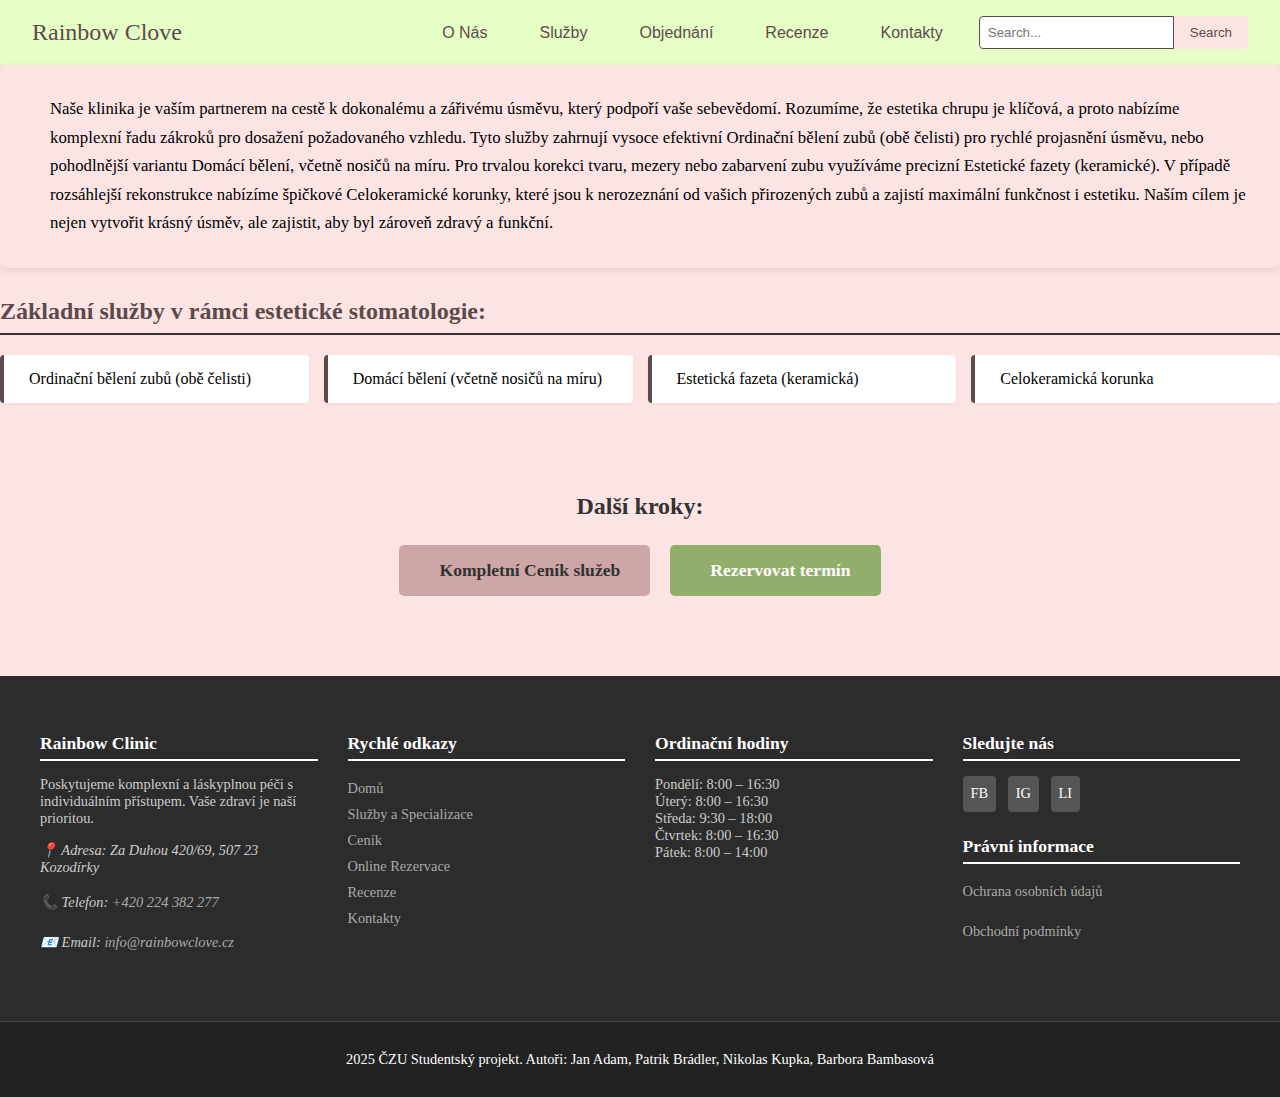
<file: web_files/est.html>
<!DOCTYPE html>
<html lang="cs" xmlns="http://www.w3.org/1999/html">
<head>
    <meta charset="UTF-8">
    <meta name="viewport" content="width=device-width, initial-scale=1.0">
    <title>Estetická stomatologie</title>
    <link rel="icon" type="image/x-icon" href="source/favicon.ico">
    <link rel="stylesheet" type="text/css" href="style.css">
    <link rel="stylesheet" type="text/css" href="mobile.css" media="screen and (max-width: 768px)">

</head>

<body>
    <header class="site-header">
        <a href="index.html" class="logo">Rainbow Clove</a>
        
        
        
        <div class="nav-div">
            <button class="nav-button" aria-expanded="false" aria-controls="primary-navigation">
                <img src="source/burgir.png" 
                    alt="hamburger menu icon"
                    class="hamburger-icon">
            </button>

            <nav class="primary-navigation" id="primary-navigation">
                <ul class="nav-list">
                    <li><a href="index.html#aboutus">O Nás</a></li>
                    <li><a href="index.html#services">Služby</a></li>
                    <li><a href="booking.html">Objednání</a></li>
                    <li><a href="reviews.html">Recenze</a></li>
                    <li><a href="contacts.html">Kontakty</a></li>
                </ul>
            </nav>

            <div class="search-section">
                <button class="search-button">
                    <img src="source/search.png" 
                    alt="search icon"
                    class="search-icon">
                </button>

                <div class="search-bar" id="search-bar">
                    <input type="search" placeholder="Search..." class="search-input">
                    <a href="search.html">
                        <button type="submit" class="search-submit">Search</button>
                    </a>
                </div>
            </div>

        </div>
    </header>

    <main class="content-section">
            
            <section class="description-block">
                <i class="fas fa-baby"></i>
                <div class="description-text">
                    <p>Naše klinika je vaším partnerem na cestě k dokonalému a zářivému úsměvu, který podpoří vaše sebevědomí. Rozumíme, že estetika chrupu je klíčová, a proto nabízíme komplexní řadu zákroků pro dosažení požadovaného vzhledu. Tyto služby zahrnují vysoce efektivní Ordinační bělení zubů (obě čelisti) pro rychlé projasnění úsměvu, nebo pohodlnější variantu Domácí bělení, včetně nosičů na míru. Pro trvalou korekci tvaru, mezery nebo zabarvení zubu využíváme precizní Estetické fazety (keramické). V případě rozsáhlejší rekonstrukce nabízíme špičkové Celokeramické korunky, které jsou k nerozeznání od vašich přirozených zubů a zajistí maximální funkčnost i estetiku. Naším cílem je nejen vytvořit krásný úsměv, ale zajistit, aby byl zároveň zdravý a funkční.</p>
                </div>
            </section>

            <section class="service-points">
                <h2>Základní služby v rámci estetické stomatologie:</h2>
                <ul>
                    <li><i class="fas fa-check-circle"></i> Ordinační bělení zubů (obě čelisti)</li>
                    <li><i class="fas fa-check-circle"></i> Domácí bělení (včetně nosičů na míru)</li>
                    <li><i class="fas fa-check-circle"></i> Estetická fazeta (keramická)</li>
                    <li><i class="fas fa-check-circle"></i> Celokeramická korunka</li>
                </ul>
            </section>

            <aside class="cta-section">
                <h2>Další kroky:</h2>
                <div class="cta-buttons">
                    <a href="cenik.html" class="cta-link price-link">
                        <i class="fas fa-tags"></i> Kompletní Ceník služeb
                    </a>
                    <a href="booking.html" class="cta-link booking-link">
                        <i class="fas fa-calendar-check"></i> Rezervovat termín
                    </a>
                </div>
            </aside>

        </main>

        <footer class="site-footer">
        <div class="footer-container">

            <section class="footer-column footer-about">
                <h3>Rainbow Clinic</h3>
                <p>Poskytujeme komplexní a láskyplnou péči s individuálním přístupem. Vaše zdraví je naší prioritou.</p>
                <address>
                    <p>📍 Adresa: Za Duhou 420/69, 507 23 Kozodírky</p>
                    <p>📞 Telefon: <a href="tel:+420224382277">+420 224 382 277</a></p>
                    <p>📧 Email: <a href="mailto:info@rainbowclove.cz">info@rainbowclove.cz</a></p>
                </address>
            </section>

            <section class="footer-column footer-links">
                <h3>Rychlé odkazy</h3>
                <ul>
                    <li><a href="index.html">Domů</a></li>
                    <li><a href="index.html#services">Služby a Specializace</a></li>
                    <li><a href="cenik.html">Ceník</a></li>
                    <li><a href="booking.html">Online Rezervace</a></li>
                    <li><a href="reviews.html">Recenze</a></li>
                    <li><a href="contacts.html">Kontakty</a></li>
                </ul>
            </section>

            <section class="footer-column footer-hours">
                <h3>Ordinační hodiny</h3>
                <ul class="hours-list">
                    <li>Pondělí: <time datetime="08:00">8:00</time> – <time datetime="16:30">16:30</time></li>
                    <li>Úterý: <time datetime="08:00">8:00</time> – <time datetime="16:30">16:30</time></li>
                    <li>Středa: <time datetime="09:30">9:30</time> – <time datetime="18:00">18:00</time></li>
                    <li>Čtvrtek: <time datetime="08:00">8:00</time> – <time datetime="16:30">16:30</time></li>
                    <li>Pátek: <time datetime="08:00">8:00</time> – <time datetime="14:00">14:00</time></li>
                </ul>
            </section>

            <section class="footer-column footer-social">
                <h3>Sledujte nás</h3>
                <div class="social-icons">
                    <a href="https://facebook.com" aria-label="Facebook"><span class="icon-fb">FB</span></a>
                    <a href="https://instagram.com" aria-label="Instagram"><span class="icon-ig">IG</span></a>
                    <a href="https://linkedin.com" aria-label="LinkedIn"><span class="icon-li">LI</span></a>
                </div>

                <aside class="footer-legal">
                    <h4>Právní informace</h4>
                    <p><a href="index.html">Ochrana osobních údajů</a></p>
                    <p><a href="index.html">Obchodní podmínky</a></p>
                </aside>
            </section>

        </div>

        <div class="footer-bottom">
            <p>2025 ČZU Studentský projekt. Autoři: Jan Adam, Patrik Brádler, Nikolas Kupka, Barbora Bambasová</p>
        </div>
    </footer>


<script src="headerScript.js"></script>
</body>
</html>
</file>
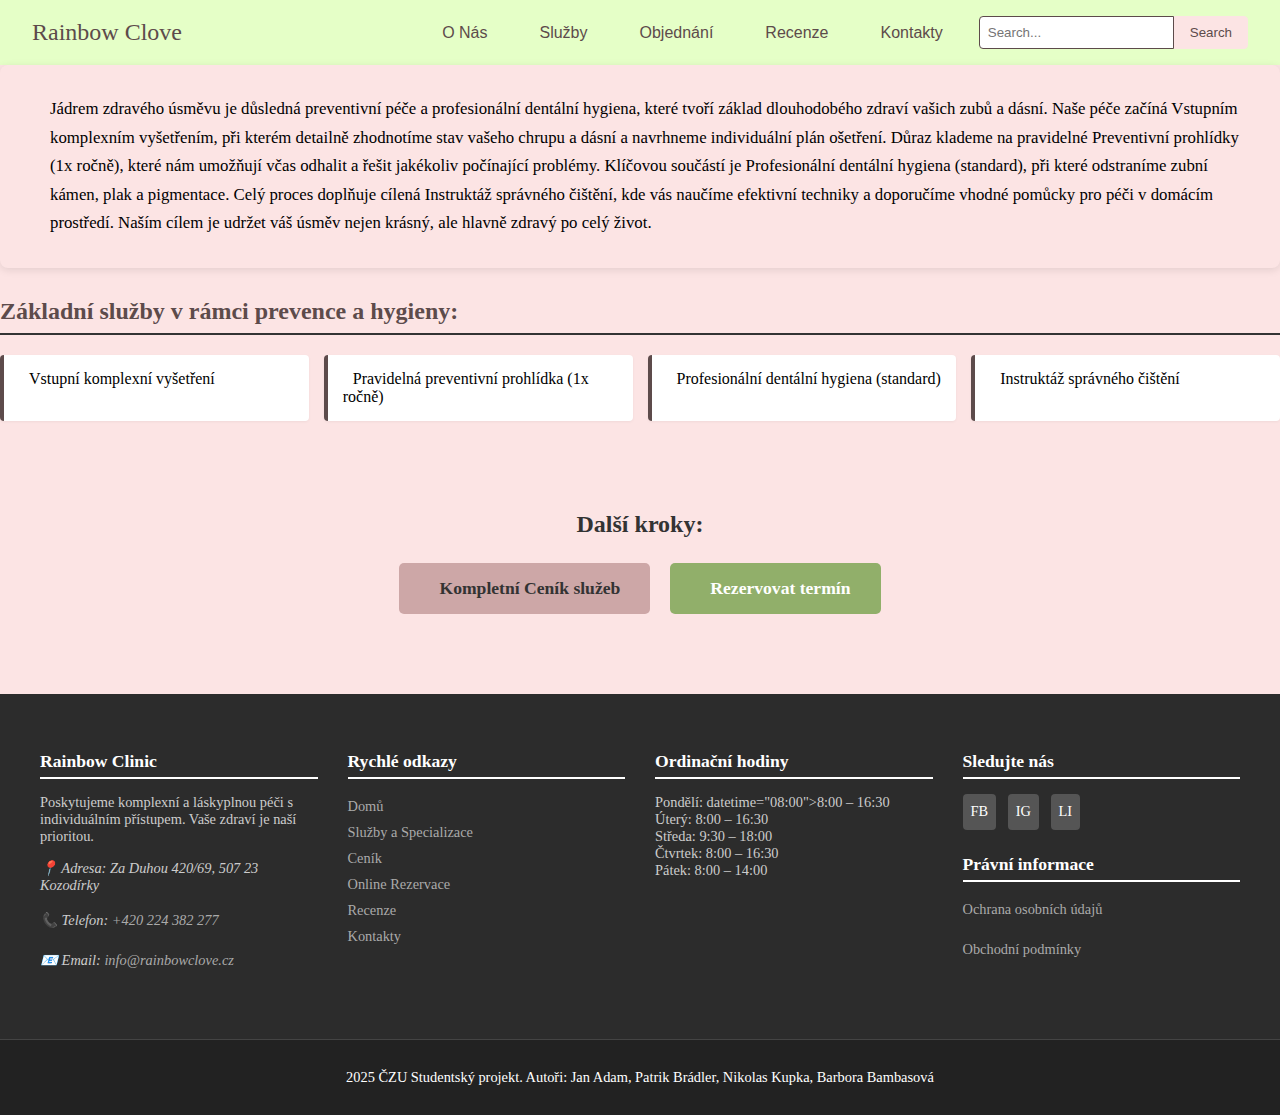
<file: web_files/prev.html>
<!DOCTYPE html>
<html lang="cs" xmlns="http://www.w3.org/1999/html">
<head>
    <meta charset="UTF-8">
    <meta name="viewport" content="width=device-width, initial-scale=1.0">
    <title>Preventivní péče a Hygiena</title>
    <link rel="icon" type="image/x-icon" href="source/favicon.ico">
    <link rel="stylesheet" type="text/css" href="style.css">
    <link rel="stylesheet" type="text/css" href="mobile.css" media="screen and (max-width: 768px)">

</head>

<body>
    <header class="site-header">
        <a href="index.html" class="logo">Rainbow Clove</a>
        
        
        
        <div class="nav-div">
            <button class="nav-button" aria-expanded="false" aria-controls="primary-navigation">
                <img src="source/burgir.png" 
                    alt="hamburger menu icon"
                    class="hamburger-icon">
            </button>

            <nav class="primary-navigation" id="primary-navigation">
                <ul class="nav-list">
                    <li><a href="index.html#aboutus">O Nás</a></li>
                    <li><a href="index.html#services">Služby</a></li>
                    <li><a href="booking.html">Objednání</a></li>
                    <li><a href="reviews.html">Recenze</a></li>
                    <li><a href="contacts.html">Kontakty</a></li>
                </ul>
            </nav>

            <div class="search-section">
                <button class="search-button">
                    <img src="source/search.png" 
                    alt="search icon"
                    class="search-icon">
                </button>

                <div class="search-bar" id="search-bar">
                    <input type="search" placeholder="Search..." class="search-input">
                    <a href="search.html">
                        <button type="submit" class="search-submit">Search</button>
                    </a>
                </div>
            </div>

        </div>
    </header>

    <main class="content-section">
            
            <section class="description-block">
                <i class="fas fa-baby"></i>
                <div class="description-text">
                    <p>Jádrem zdravého úsměvu je důsledná preventivní péče a profesionální dentální hygiena, které tvoří základ dlouhodobého zdraví vašich zubů a dásní. Naše péče začíná Vstupním komplexním vyšetřením, při kterém detailně zhodnotíme stav vašeho chrupu a dásní a navrhneme individuální plán ošetření. Důraz klademe na pravidelné Preventivní prohlídky (1x ročně), které nám umožňují včas odhalit a řešit jakékoliv počínající problémy. Klíčovou součástí je Profesionální dentální hygiena (standard), při které odstraníme zubní kámen, plak a pigmentace. Celý proces doplňuje cílená Instruktáž správného čištění, kde vás naučíme efektivní techniky a doporučíme vhodné pomůcky pro péči v domácím prostředí. Naším cílem je udržet váš úsměv nejen krásný, ale hlavně zdravý po celý život.</p>
                </div>
            </section>

            <section class="service-points">
                <h2>Základní služby v rámci prevence a hygieny:</h2>
                <ul>
                    <li><i class="fas fa-check-circle"></i> Vstupní komplexní vyšetření</li>
                    <li><i class="fas fa-check-circle"></i> Pravidelná preventivní prohlídka (1x ročně)</li>
                    <li><i class="fas fa-check-circle"></i> Profesionální dentální hygiena (standard)</li>
                    <li><i class="fas fa-check-circle"></i> Instruktáž správného čištění</li>
                </ul>
            </section>

            <aside class="cta-section">
                <h2>Další kroky:</h2>
                <div class="cta-buttons">
                    <a href="cenik.html" class="cta-link price-link">
                        <i class="fas fa-tags"></i> Kompletní Ceník služeb
                    </a>
                    <a href="booking.html" class="cta-link booking-link">
                        <i class="fas fa-calendar-check"></i> Rezervovat termín
                    </a>
                </div>
            </aside>

        </main>

        <footer class="site-footer">
        <div class="footer-container">

            <section class="footer-column footer-about">
                <h3>Rainbow Clinic</h3>
                <p>Poskytujeme komplexní a láskyplnou péči s individuálním přístupem. Vaše zdraví je naší prioritou.</p>
                <address>
                    <p>📍 Adresa: Za Duhou 420/69, 507 23 Kozodírky</p>
                    <p>📞 Telefon: <a href="tel:+420224382277">+420 224 382 277</a></p>
                    <p>📧 Email: <a href="mailto:info@rainbowclove.cz">info@rainbowclove.cz</a></p>
                </address>
            </section>

            <section class="footer-column footer-links">
                <h3>Rychlé odkazy</h3>
                <ul>
                    <li><a href="index.html">Domů</a></li>
                    <li><a href="#services">Služby a Specializace</a></li>
                    <li><a href="cenik.html">Ceník</a></li>
                    <li><a href="booking.html">Online Rezervace</a></li>
                    <li><a href="reviews.html">Recenze</a></li>
                    <li><a href="contacts.html">Kontakty</a></li>
                </ul>
            </section>

            <section class="footer-column footer-hours">
                <h3>Ordinační hodiny</h3>
                <ul class="hours-list">
                    <li>Pondělí: <time> datetime="08:00">8:00</time> – <time datetime="16:30">16:30</time></li>
                    <li>Úterý: <time datetime="08:00">8:00</time> – <time datetime="16:30">16:30</time></li>
                    <li>Středa: <time datetime="09:30">9:30</time> – <time datetime="18:00">18:00</time></li>
                    <li>Čtvrtek: <time datetime="08:00">8:00</time> – <time datetime="16:30">16:30</time></li>
                    <li>Pátek: <time datetime="08:00">8:00</time> – <time datetime="14:00">14:00</time></li>
                </ul>
            </section>

            <section class="footer-column footer-social">
                <h3>Sledujte nás</h3>
                <div class="social-icons">
                    <a href="https://facebook.com" aria-label="Facebook"><span class="icon-fb">FB</span></a>
                    <a href="https://instagram.com" aria-label="Instagram"><span class="icon-ig">IG</span></a>
                    <a href="https://linkedin.com" aria-label="LinkedIn"><span class="icon-li">LI</span></a>
                </div>

                <aside class="footer-legal">
                    <h4>Právní informace</h4>
                    <p><a href="index.html">Ochrana osobních údajů</a></p>
                    <p><a href="index.html">Obchodní podmínky</a></p>
                </aside>
            </section>

        </div>

        <div class="footer-bottom">
            <p>2025 ČZU Studentský projekt. Autoři: Jan Adam, Patrik Brádler, Nikolas Kupka, Barbora Bambasová</p>
        </div>
    </footer>


<script src="headerScript.js"></script>
</body>
</html>
</file>
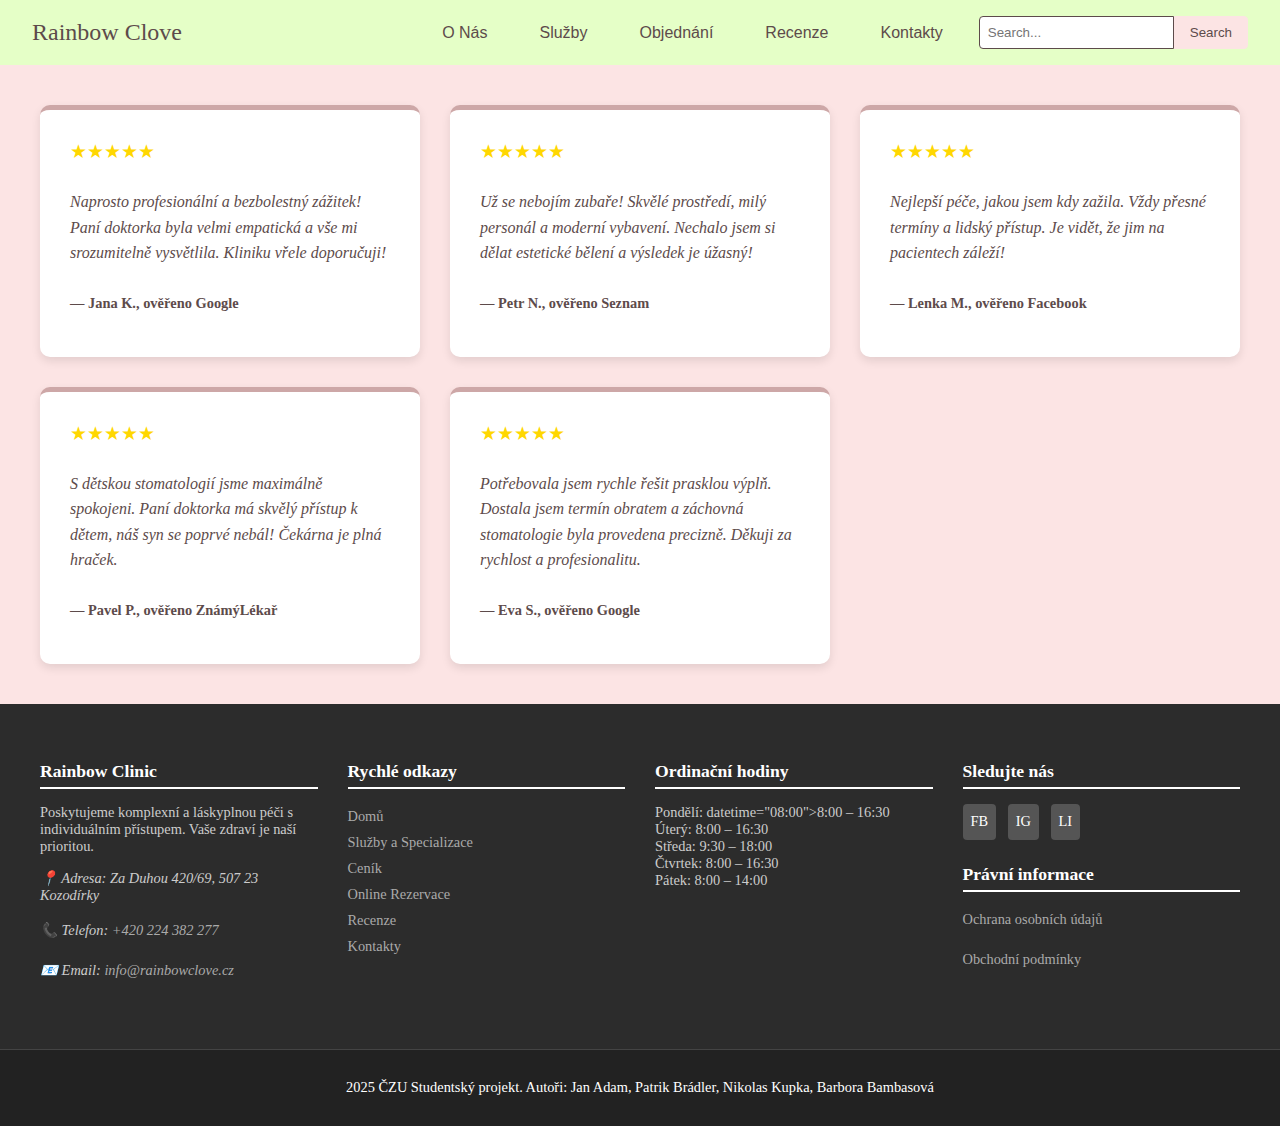
<file: web_files/reviews.html>
<!DOCTYPE html>
<html lang="cs" xmlns="http://www.w3.org/1999/html">
<head>
    <meta charset="UTF-8">
    <meta name="viewport" content="width=device-width, initial-scale=1.0">
    <title>Recenze</title>
    <link rel="icon" type="image/x-icon" href="source/favicon.ico">
    <link rel="stylesheet" type="text/css" href="style.css">
    <link rel="stylesheet" type="text/css" href="mobile.css" media="screen and (max-width: 768px)">

</head>

<body>
    <header class="site-header">
        <a href="index.html" class="logo">Rainbow Clove</a>
        
        
        
        <div class="nav-div">
            <button class="nav-button" aria-expanded="false" aria-controls="primary-navigation">
                <img src="source/burgir.png" 
                    alt="hamburger menu icon"
                    class="hamburger-icon">
            </button>

            <nav class="primary-navigation" id="primary-navigation">
                <ul class="nav-list">
                    <li><a href="index.html#aboutus">O Nás</a></li>
                    <li><a href="index.html#services">Služby</a></li>
                    <li><a href="booking.html">Objednání</a></li>
                    <li><a href="reviews.html">Recenze</a></li>
                    <li><a href="contacts.html">Kontakty</a></li>
                </ul>
            </nav>

            <div class="search-section">
                <button class="search-button">
                    <img src="source/search.png" 
                    alt="search icon"
                    class="search-icon">
                </button>

                <div class="search-bar" id="search-bar">
                    <input type="search" placeholder="Search..." class="search-input">
                    <a href="search.html">
                        <button type="submit" class="search-submit">Search</button>
                    </a>
                </div>
            </div>

        </div>
    </header>


    <div class="reviews-container">

        <div class="review-card-green">
            <div class="stars">
                ★★★★★
            </div>
            <p class="review-text">Naprosto profesionální a bezbolestný zážitek! Paní doktorka byla velmi empatická a vše mi srozumitelně vysvětlila. Kliniku vřele doporučuji!</p>
            <p class="reviewer-name">— Jana K., ověřeno Google</p>
        </div>

        <div class="review-card-green">
            <div class="stars">
                ★★★★★
            </div>
            <p class="review-text">Už se nebojím zubaře! Skvělé prostředí, milý personál a moderní vybavení. Nechalo jsem si dělat estetické bělení a výsledek je úžasný!</p>
            <p class="reviewer-name">— Petr N., ověřeno Seznam</p>
        </div>

        <div class="review-card-green">
            <div class="stars">
                ★★★★★
            </div>
            <p class="review-text">Nejlepší péče, jakou jsem kdy zažila. Vždy přesné termíny a lidský přístup. Je vidět, že jim na pacientech záleží!</p>
            <p class="reviewer-name">— Lenka M., ověřeno Facebook</p>
        </div>
        
        <div class="review-card-green">
            <div class="stars">
                ★★★★★
            </div>
            <p class="review-text">S dětskou stomatologií jsme maximálně spokojeni. Paní doktorka má skvělý přístup k dětem, náš syn se poprvé nebál! Čekárna je plná hraček.</p>
            <p class="reviewer-name">— Pavel P., ověřeno ZnámýLékař</p>
        </div>

        <div class="review-card-green">
            <div class="stars">
                ★★★★★
            </div>
            <p class="review-text">Potřebovala jsem rychle řešit prasklou výplň. Dostala jsem termín obratem a záchovná stomatologie byla provedena precizně. Děkuji za rychlost a profesionalitu.</p>
            <p class="reviewer-name">— Eva S., ověřeno Google</p>
        </div>



    </div>

    <footer class="site-footer">
        <div class="footer-container">

            <section class="footer-column footer-about">
                <h3>Rainbow Clinic</h3>
                <p>Poskytujeme komplexní a láskyplnou péči s individuálním přístupem. Vaše zdraví je naší prioritou.</p>
                <address>
                    <p>📍 Adresa: Za Duhou 420/69, 507 23 Kozodírky</p>
                    <p>📞 Telefon: <a href="tel:+420224382277">+420 224 382 277</a></p>
                    <p>📧 Email: <a href="mailto:info@rainbowclove.cz">info@rainbowclove.cz</a></p>
                </address>
            </section>

            <section class="footer-column footer-links">
                <h3>Rychlé odkazy</h3>
                <ul>
                    <li><a href="index.html">Domů</a></li>
                    <li><a href="index.html#services">Služby a Specializace</a></li>
                    <li><a href="cenik.html">Ceník</a></li>
                    <li><a href="booking.html">Online Rezervace</a></li>
                    <li><a href="reviews.html">Recenze</a></li>
                    <li><a href="contacts.html">Kontakty</a></li>
                </ul>
            </section>

            <section class="footer-column footer-hours">
                <h3>Ordinační hodiny</h3>
                <ul class="hours-list">
                    <li>Pondělí: <time> datetime="08:00">8:00</time> – <time datetime="16:30">16:30</time></li>
                    <li>Úterý: <time datetime="08:00">8:00</time> – <time datetime="16:30">16:30</time></li>
                    <li>Středa: <time datetime="09:30">9:30</time> – <time datetime="18:00">18:00</time></li>
                    <li>Čtvrtek: <time datetime="08:00">8:00</time> – <time datetime="16:30">16:30</time></li>
                    <li>Pátek: <time datetime="08:00">8:00</time> – <time datetime="14:00">14:00</time></li>
                </ul>
            </section>

            <section class="footer-column footer-social">
                <h3>Sledujte nás</h3>
                <div class="social-icons">
                    <a href="https://facebook.com" aria-label="Facebook"><span class="icon-fb">FB</span></a>
                    <a href="https://instagram.com" aria-label="Instagram"><span class="icon-ig">IG</span></a>
                    <a href="https://linkedin.com" aria-label="LinkedIn"><span class="icon-li">LI</span></a>
                </div>

                <aside class="footer-legal">
                    <h4>Právní informace</h4>
                    <p><a href="index.html">Ochrana osobních údajů</a></p>
                    <p><a href="index.html">Obchodní podmínky</a></p>
                </aside>
            </section>

        </div>

        <div class="footer-bottom">
            <p>2025 ČZU Studentský projekt. Autoři: Jan Adam, Patrik Brádler, Nikolas Kupka, Barbora Bambasová</p>
        </div>
    </footer>
<script src="headerScript.js"></script>
</body>
</html>
</file>
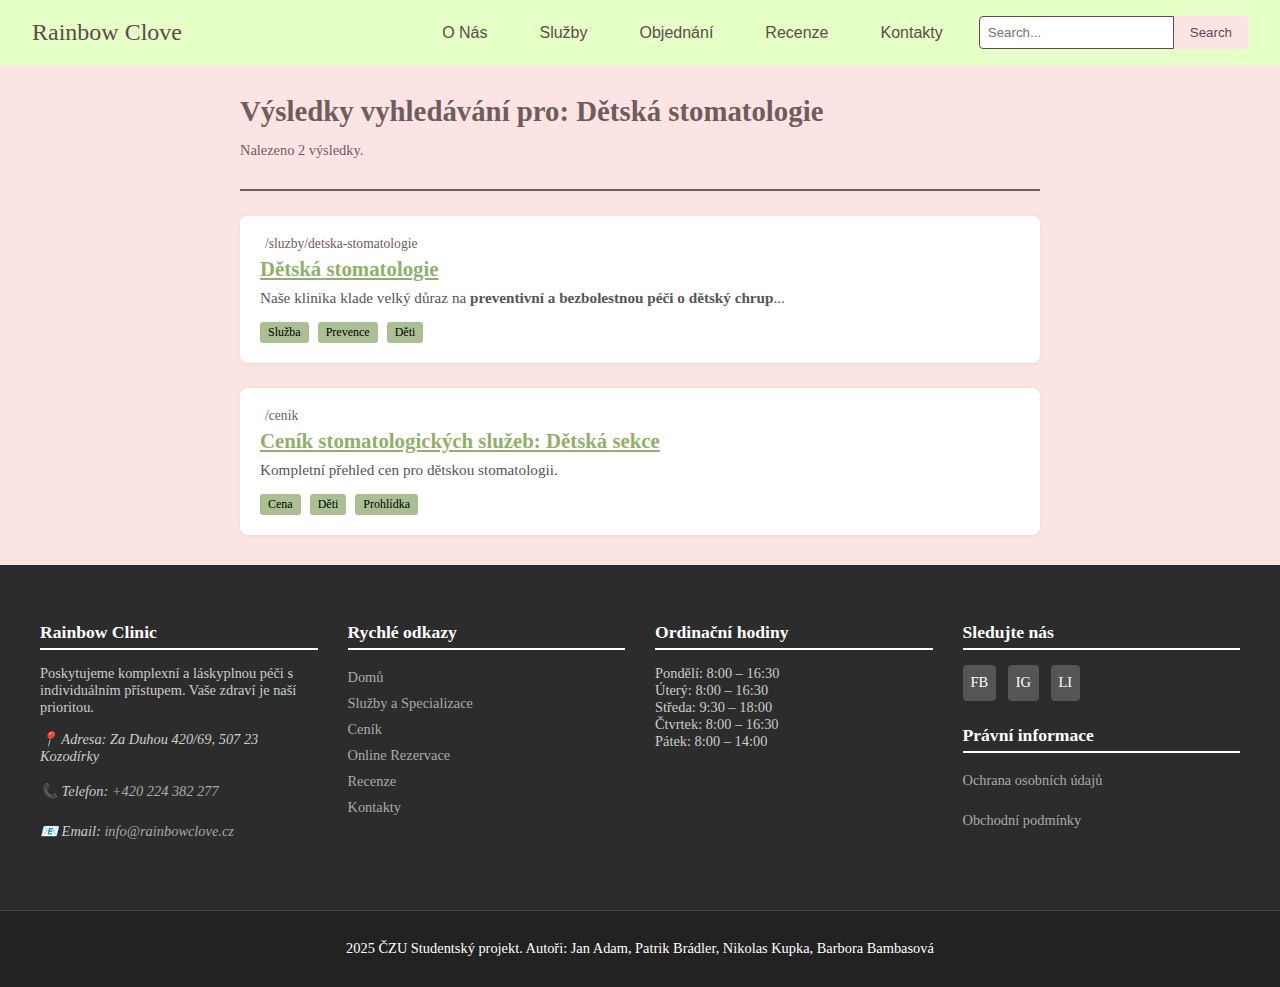
<file: web_files/search.html>
<!DOCTYPE html>
<html lang="cs" xmlns="http://www.w3.org/1999/html">
<head>
    <meta charset="UTF-8">
    <meta name="viewport" content="width=device-width, initial-scale=1.0">
    <title>Vyhledávání: Dětská stomatologie</title>
    <link rel="icon" type="image/x-icon" href="source/favicon.ico">
    <link rel="stylesheet" type="text/css" href="style.css">
    <link rel="stylesheet" type="text/css" href="mobile.css" media="screen and (max-width: 768px)">

</head>

<body>
    <header class="site-header">
        <a href="index.html" class="logo">Rainbow Clove</a>
        
        
        
        <div class="nav-div">
            <button class="nav-button" aria-expanded="false" aria-controls="primary-navigation">
                <img src="source/burgir.png" 
                    alt="hamburger menu icon"
                    class="hamburger-icon">
            </button>

            <nav class="primary-navigation" id="primary-navigation">
                <ul class="nav-list">
                    <li><a href="index.html#aboutus">O Nás</a></li>
                    <li><a href="index.html#services">Služby</a></li>
                    <li><a href="booking.html">Objednání</a></li>
                    <li><a href="reviews.html">Recenze</a></li>
                    <li><a href="contacts.html">Kontakty</a></li>
                </ul>
            </nav>

            <div class="search-section">
                <button class="search-button">
                    <img src="source/search.png" 
                    alt="search icon"
                    class="search-icon">
                </button>

                <div class="search-bar" id="search-bar">
                    <input type="search" placeholder="Search..." class="search-input">
                    <a href="search.html">
                        <button type="submit" class="search-submit">Search</button>
                    </a>
                </div>
            </div>

        </div>
    </header>

    <div class="search-page-wrapper">
        <header class="search-header">
            <h2>Výsledky vyhledávání pro: <b>Dětská stomatologie</b></h2>
            <p>Nalezeno 2 výsledky.</p>
        </header>

        <main class="results-container">

            <div class="search-result-item">
                <p class="result-path"><i class="fas fa-link"></i> /sluzby/detska-stomatologie</p>
                <a href="deti.html" class="result-title">
                    <h3>Dětská stomatologie</h3>
                </a>
                <p class="result-snippet">Naše klinika klade velký důraz na <b>preventivní a bezbolestnou péči o dětský chrup</b>...</p>
                <div class="result-tags">
                    <span>Služba</span>
                    <span>Prevence</span>
                    <span>Děti</span>
                </div>
            </div>

            <div class="search-result-item">
                <p class="result-path"><i class="fas fa-tags"></i> /cenik</p>
                <a href="cenik.html#deti" class="result-title">
                    <h3>Ceník stomatologických služeb: Dětská sekce</h3>
                </a>
                <p class="result-snippet">Kompletní přehled cen pro dětskou stomatologii.</p>
                <div class="result-tags">
                    <span>Cena</span>
                    <span>Děti</span>
                    <span>Prohlídka</span>
                </div>
            </div>

        </main>
    </div>

    <footer class="site-footer">
        <div class="footer-container">

            <section class="footer-column footer-about">
                <h3>Rainbow Clinic</h3>
                <p>Poskytujeme komplexní a láskyplnou péči s individuálním přístupem. Vaše zdraví je naší prioritou.</p>
                <address>
                    <p>📍 Adresa: Za Duhou 420/69, 507 23 Kozodírky</p>
                    <p>📞 Telefon: <a href="tel:+420224382277">+420 224 382 277</a></p>
                    <p>📧 Email: <a href="mailto:info@rainbowclove.cz">info@rainbowclove.cz</a></p>
                </address>
            </section>

            <section class="footer-column footer-links">
                <h3>Rychlé odkazy</h3>
                <ul>
                    <li><a href="index.html">Domů</a></li>
                    <li><a href="#services">Služby a Specializace</a></li>
                    <li><a href="cenik.html">Ceník</a></li>
                    <li><a href="booking.html">Online Rezervace</a></li>
                    <li><a href="reviews.html">Recenze</a></li>
                    <li><a href="contacts.html">Kontakty</a></li>
                </ul>
            </section>

            <section class="footer-column footer-hours">
                <h3>Ordinační hodiny</h3>
                <ul class="hours-list">
                    <li>Pondělí: <time datetime="08:00">8:00</time> – <time datetime="16:30">16:30</time></li>
                    <li>Úterý: <time datetime="08:00">8:00</time> – <time datetime="16:30">16:30</time></li>
                    <li>Středa: <time datetime="09:30">9:30</time> – <time datetime="18:00">18:00</time></li>
                    <li>Čtvrtek: <time datetime="08:00">8:00</time> – <time datetime="16:30">16:30</time></li>
                    <li>Pátek: <time datetime="08:00">8:00</time> – <time datetime="14:00">14:00</time></li>
                </ul>
            </section>

            <section class="footer-column footer-social">
                <h3>Sledujte nás</h3>
                <div class="social-icons">
                    <a href="https://facebook.com" aria-label="Facebook"><span class="icon-fb">FB</span></a>
                    <a href="https://instagram.com" aria-label="Instagram"><span class="icon-ig">IG</span></a>
                    <a href="https://linkedin.com" aria-label="LinkedIn"><span class="icon-li">LI</span></a>
                </div>

                <aside class="footer-legal">
                    <h4>Právní informace</h4>
                    <p><a href="index.html">Ochrana osobních údajů</a></p>
                    <p><a href="index.html">Obchodní podmínky</a></p>
                </aside>
            </section>

        </div>

        <div class="footer-bottom">
            <p>2025 ČZU Studentský projekt. Autoři: Jan Adam, Patrik Brádler, Nikolas Kupka, Barbora Bambasová</p>
        </div>
    </footer>
<script src="headerScript.js"></script>
</body>
</html>
</file>
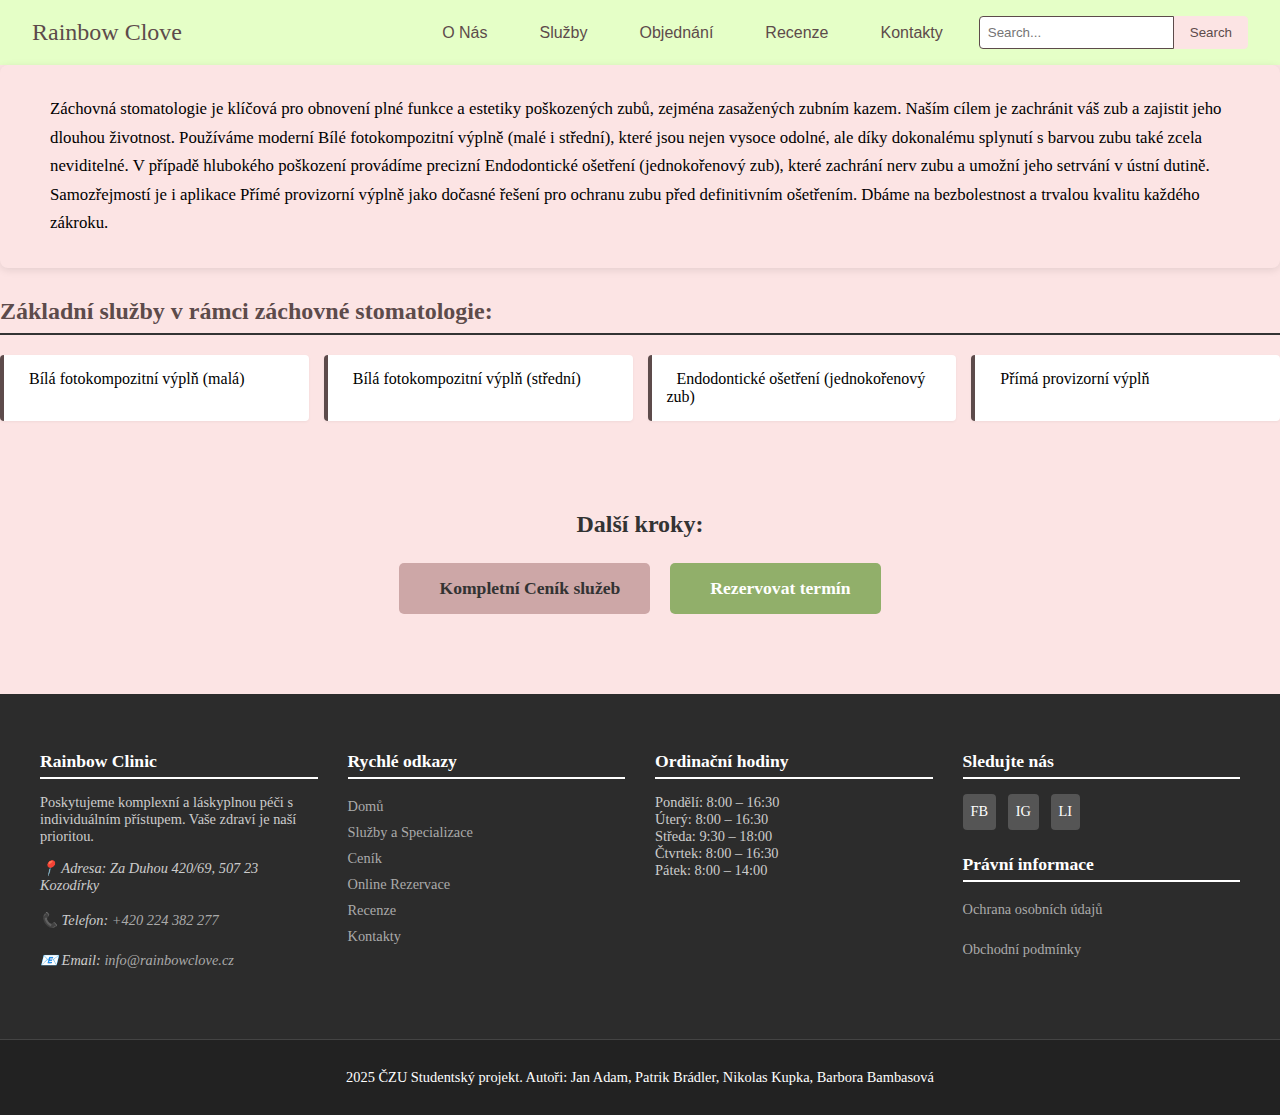
<file: web_files/zach.html>
<!DOCTYPE html>
<html lang="cs" xmlns="http://www.w3.org/1999/html">
<head>
    <meta charset="UTF-8">
    <meta name="viewport" content="width=device-width, initial-scale=1.0">
    <title>Záchovná stomatologie</title>
    <link rel="icon" type="image/x-icon" href="source/favicon.ico">
    <link rel="stylesheet" type="text/css" href="style.css">
    <link rel="stylesheet" type="text/css" href="mobile.css" media="screen and (max-width: 768px)">

</head>

<body>
    <header class="site-header">
        <a href="index.html" class="logo">Rainbow Clove</a>
        
        
        
        <div class="nav-div">
            <button class="nav-button" aria-expanded="false" aria-controls="primary-navigation">
                <img src="source/burgir.png" 
                    alt="hamburger menu icon"
                    class="hamburger-icon">
            </button>

            <nav class="primary-navigation" id="primary-navigation">
                <ul class="nav-list">
                    <li><a href="index.html#aboutus">O Nás</a></li>
                    <li><a href="index.html#services">Služby</a></li>
                    <li><a href="booking.html">Objednání</a></li>
                    <li><a href="reviews.html">Recenze</a></li>
                    <li><a href="contacts.html">Kontakty</a></li>
                </ul>
            </nav>

            <div class="search-section">
                <button class="search-button">
                    <img src="source/search.png" 
                    alt="search icon"
                    class="search-icon">
                </button>

                <div class="search-bar" id="search-bar">
                    <input type="search" placeholder="Search..." class="search-input">
                    <a href="search.html">
                        <button type="submit" class="search-submit">Search</button>
                    </a>
                </div>
            </div>

        </div>
    </header>

    <main class="content-section">
            
            <section class="description-block">
                <i class="fas fa-baby"></i>
                <div class="description-text">
                    <p>Záchovná stomatologie je klíčová pro obnovení plné funkce a estetiky poškozených zubů, zejména zasažených zubním kazem. Naším cílem je zachránit váš zub a zajistit jeho dlouhou životnost. Používáme moderní Bílé fotokompozitní výplně (malé i střední), které jsou nejen vysoce odolné, ale díky dokonalému splynutí s barvou zubu také zcela neviditelné. V případě hlubokého poškození provádíme precizní Endodontické ošetření (jednokořenový zub), které zachrání nerv zubu a umožní jeho setrvání v ústní dutině. Samozřejmostí je i aplikace Přímé provizorní výplně jako dočasné řešení pro ochranu zubu před definitivním ošetřením. Dbáme na bezbolestnost a trvalou kvalitu každého zákroku.</p>
                </div>
            </section>

            <section class="service-points">
                <h2>Základní služby v rámci záchovné stomatologie:</h2>
                <ul>
                    <li><i class="fas fa-check-circle"></i> Bílá fotokompozitní výplň (malá)</li>
                    <li><i class="fas fa-check-circle"></i> Bílá fotokompozitní výplň (střední)</li>
                    <li><i class="fas fa-check-circle"></i> Endodontické ošetření (jednokořenový zub)</li>
                    <li><i class="fas fa-check-circle"></i> Přímá provizorní výplň</li>
                </ul>
            </section>

            <aside class="cta-section">
                <h2>Další kroky:</h2>
                <div class="cta-buttons">
                    <a href="cenik.html" class="cta-link price-link">
                        <i class="fas fa-tags"></i> Kompletní Ceník služeb
                    </a>
                    <a href="booking.html" class="cta-link booking-link">
                        <i class="fas fa-calendar-check"></i> Rezervovat termín
                    </a>
                </div>
            </aside>

        </main>

        <footer class="site-footer">
        <div class="footer-container">

            <section class="footer-column footer-about">
                <h3>Rainbow Clinic</h3>
                <p>Poskytujeme komplexní a láskyplnou péči s individuálním přístupem. Vaše zdraví je naší prioritou.</p>
                <address>
                    <p>📍 Adresa: Za Duhou 420/69, 507 23 Kozodírky</p>
                    <p>📞 Telefon: <a href="tel:+420224382277">+420 224 382 277</a></p>
                    <p>📧 Email: <a href="mailto:info@rainbowclove.cz">info@rainbowclove.cz</a></p>
                </address>
            </section>

            <section class="footer-column footer-links">
                <h3>Rychlé odkazy</h3>
                <ul>
                    <li><a href="index.html">Domů</a></li>
                    <li><a href="index.html#services">Služby a Specializace</a></li>
                    <li><a href="cenik.html">Ceník</a></li>
                    <li><a href="booking.html">Online Rezervace</a></li>
                    <li><a href="reviews.html">Recenze</a></li>
                    <li><a href="contacts.html">Kontakty</a></li>
                </ul>
            </section>

            <section class="footer-column footer-hours">
                <h3>Ordinační hodiny</h3>
                <ul class="hours-list">
                    <li>Pondělí: <time datetime="08:00">8:00</time> – <time datetime="16:30">16:30</time></li>
                    <li>Úterý: <time datetime="08:00">8:00</time> – <time datetime="16:30">16:30</time></li>
                    <li>Středa: <time datetime="09:30">9:30</time> – <time datetime="18:00">18:00</time></li>
                    <li>Čtvrtek: <time datetime="08:00">8:00</time> – <time datetime="16:30">16:30</time></li>
                    <li>Pátek: <time datetime="08:00">8:00</time> – <time datetime="14:00">14:00</time></li>
                </ul>
            </section>

            <section class="footer-column footer-social">
                <h3>Sledujte nás</h3>
                <div class="social-icons">
                    <a href="https://facebook.com" aria-label="Facebook"><span class="icon-fb">FB</span></a>
                    <a href="https://instagram.com" aria-label="Instagram"><span class="icon-ig">IG</span></a>
                    <a href="https://linkedin.com" aria-label="LinkedIn"><span class="icon-li">LI</span></a>
                </div>

                <aside class="footer-legal">
                    <h4>Právní informace</h4>
                    <p><a href="index.html">Ochrana osobních údajů</a></p>
                    <p><a href="index.html">Obchodní podmínky</a></p>
                </aside>
            </section>

        </div>

        <div class="footer-bottom">
            <p>2025 ČZU Studentský projekt. Autoři: Jan Adam, Patrik Brádler, Nikolas Kupka, Barbora Bambasová</p>
        </div>
    </footer>


<script src="headerScript.js"></script>
</body>
</html>
</file>
<file: web_files/style.css>
html, body {
    margin: 0;      /* Odstraní vnější okraje prohlížeče */
    padding: 0;     /* Odstraní vnitřní odsazení prohlížeče */
    width: 100%;    /* Zajistí, že obě zabírají celou šířku */
    height: 100%;
}
body {
    background-color: #fce4e4;
}
.site-header {
    display: flex;
    justify-content: space-between; 
    align-items: center;
    padding: 1rem 2rem;
    background-color: #E5FFC7;
    color: #5D4B4B;
    font-family: Verdana, Geneva, Tahoma, sans-serif;
}

.logo {
    color: #5D4B4B;
    text-decoration: none;
    font-size: 1.5rem;
    font-family:cursive;
}

.nav-button {
    display: none;
    background: none;
    border: none;
}

.nav-list {
    list-style: none;
    padding: 0;
    margin: 0;
    display: flex; 
    gap: 20px;
}

.nav-list a {
    color: #5D4B4B;
    text-decoration: none;
    padding: 0.5rem 1rem;
    transition: color 0.3s;
}

.nav-list a:hover {
    color: #110e0e;
}

.nav-div {
    display: flex;
    align-items: center;
}

.primary-navigation {
    display: block; 
}

.search-section {
    margin-left: 20px;
    display: flex; 
    align-items: center;
}

.search-button {
    display: none;
    background: none;
    border: none;
}

.search-bar {
    display: flex;
}

.search-input {
    padding: 8px;
    border: 1px solid #5D4B4B;
    border-radius: 4px 0 0 4px;
}

.search-submit {
    padding: 8px 15px;
    background-color: #fce4e4;
    color: #5D4B4B;
    border: 1px solid #fce4e4;
    border-radius: 0 4px 4px 0;
    cursor: pointer;
}

.site-footer {
    background-color: #2c2c2c; /* Tmavé pozadí */
    color: #cccccc;
    padding: 40px 0 0; 
    font-size: 0.9rem;
}

/* Kontejner a Flexbox pro sloupce na Desktopu */
.footer-container {
    max-width: 1200px; 
    margin: 0 auto;
    padding: 0 20px 30px; 
    
    display: flex;
    flex-wrap: wrap; 
    justify-content: space-between;
    gap: 30px; /* Větší mezera mezi sloupci */
}

.footer-column {
    /* Každý sloupec zabere přibližně 25% šířky, ale s flex-grow se přizpůsobí */
    flex: 1 1 200px; 
    margin-bottom: 20px;
}

.site-footer h3, .footer-legal h4 {
    color: white;
    font-size: 1.1rem;
    margin-bottom: 15px;
    border-bottom: 2px solid #fff; 
    padding-bottom: 5px;
}

/* Odkazy a seznamy */
.site-footer ul {
    list-style: none;
    padding: 0;
    margin: 0;
}

.site-footer a {
    color: #aaaaaa;
    text-decoration: none;
    line-height: 1.8;
}

.site-footer a:hover {
    color: #ffffff;
    text-decoration: underline;
}

/* Sociální ikony */
.social-icons a {
    display: inline-block;
    background-color: #555;
    color: white;
    padding: 5px 8px;
    margin-right: 8px;
    border-radius: 4px;
    transition: background-color 0.3s;
}

.social-icons a:hover {
    background-color: #007bff;
}

/* Právní informace (aside) */
.footer-legal {
    margin-top: 20px;
}

/* Copyright lišta */
.footer-bottom {
    background-color: #222;
    color: #fff;
    text-align: center;
    padding: 15px 20px;
    border-top: 1px solid #444;
}

main.hero-section {
    width: 100%;
    margin: 0;
    padding: 0;
    min-height: 80vh; 
    display: flex;
    align-items: center;
    overflow: hidden; 
}



/* Obal pro Flexbox */
.hero-content-wrapper {
    display: flex;
    margin: 0 auto;
    width: 100%;
    height: 100%; 
}

/* --- Levé Textové pole (section) --- */
section.hero-text {
    flex: 1; 
    padding: 60px 40px;
    background-color: #fce4e4; 
    color: #5D4B4B; 
    display: flex;
    flex-direction: column;
    justify-content: center; 
}

.logo-image {
    width:40%;
}

section.hero-text h1 {
    font-size: 3.5rem;
    font-weight: 500;
    line-height: 1.2;
    margin: 0 0 20px 0;
    color: #5D4B4B; 
}

.hero-text .subtitle {
    font-size: 1.2rem;
    margin-bottom: 30px;
    max-width: 80%;
}

/* --- Pravé Obrázkové pole (aside) --- */
aside.hero-image-container {
    flex: 1; 
    display: flex;
    align-items: center;
    justify-content: center;
    background-color: #eaeaea; 
}

.hero-image {
    width: 100%;
    height: 100%;
    object-fit: cover; 
}

/* --- Styl Tlačítka CTA --- */
.cta-button {
    display: inline-block;
    padding: 15px 30px;
    background-color: #E5FFC7; 
    color: #5D4B4B;
    text-decoration: none;
    font-weight: bold;
    border-radius: 50px;
    transition: background-color 0.3s;
    border: 2px solid #d1f7c0;
    width: 30%;
    text-align: center;
    font-size: 1.3rem;
}

.cta-button:hover {
    background-color: #c0e0b0;
}

/* --- Základní Styly Sekce Důvěry --- */
.trust-section {
    padding: 80px 20px;
    background-color: #E5FFC7; /* Světlé pozadí pro kontrast s Hero sekcí */
    text-align: center;
}

.trust-section .container {
    max-width: 1200px;
    margin: 0 auto;
}

.trust-section h2 {
    font-size: 2.2rem;
    color: #5D4B4B; /* Tmavá barva z Hero sekce */
    margin-bottom: 10px;
}

.trust-section .section-description {
    color: #5D4B4B;
    margin-bottom: 40px;
    font-size: 1.1rem;
}

/* --- Flexbox Mřížka pro Pilíře (Desktop) --- */
.trust-grid {
    display: flex;
    flex-wrap: wrap; /* Zajistí zalomení na další řádek, pokud je potřeba */
    gap: 30px; /* Mezera mezi jednotlivými sloupci/bloky */
}

.trust-item {
    /* Každý pilíř zabere zhruba čtvrtinu místa, s možností růstu/smrštění */
    flex: 1 1 250px; 
    padding: 30px;
    background-color: #fce4e4;
    border-radius: 8px;
    box-shadow: 0 4px 10px rgba(0, 0, 0, 0.05);
    text-align: center;
}

.trust-item .icon {
    font-size: 2.5rem;
    margin-bottom: 15px;
}

.trust-item h3 {
    font-size: 1.3rem;
    color: #5D4B4B;
    margin-bottom: 10px;
}

.trust-item p {
    color: #5D4B4B;
    line-height: 1.5;
}

/* --- Sekce Služeb --- */
.services-section {
    padding: 80px 20px;
    background-color: #fce4e4; /* Bílý podklad */
    text-align: center;
}

.services-section .container {
    max-width: 1200px;
    margin: 0 auto;
}

.services-section h2 {
    font-size: 2.2rem;
    color: #5D4B4B;
    margin-bottom: 40px;
}

/* Flexbox Mřížka pro Karty */
.services-grid {
    display: flex;
    flex-wrap: wrap;
    gap: 30px;
    justify-content: center;
}

.service-card {
    /* Vizuální podoba karty */
    flex: 1 1 250px; /* Stejná velikost jako pilíře důvěry */
    padding: 30px 20px;
    background-color: #E5FFC7;
    border-radius: 8px;
    transition: transform 0.3s, box-shadow 0.3s;
}

.service-card:hover {
    transform: translateY(-5px);
    box-shadow: 0 6px 15px rgba(0, 0, 0, 0.1);
}

.service-icon {
    font-size: 3rem;
    margin-bottom: 15px;
}

.service-card h3 {
    font-size: 1.2rem;
    margin-bottom: 10px;
    color: #5D4B4B;
}

.service-card p {
    color: #5D4B4B;
    margin-bottom: 20px;
}

.service-link {
    color: #5D4B4B; 
    font-weight: bold;
    text-decoration: none;
    display: inline-block;
    margin-top: 10px;
}

.cta-all-services {
    margin-top: 40px;
}

.cta-button-secondary {
    display: inline-block;
    padding: 10px 20px;
    background: none;
    color: #5D4B4B;
    border: 2px solid #5D4B4B;
    border-radius: 50px;
    text-decoration: none;
    transition: background-color 0.3s, color 0.3s;
    margin-top: 20px;
}

.cta-button-secondary:hover {
    background-color: #5D4B4B;
    color: #E5FFC7;
}

.reviews-section {
    padding: 80px 20px;
    background-color: #E5FFC7; /* Použijeme světle růžové pozadí z Hero sekce pro vizuální konzistenci */
    text-align: center;
}

.reviews-section h2 {
    font-size: 2.2rem;
    color: #5D4B4B;
    margin-bottom: 40px;
}

/* Flexbox Mřížka pro Recenze */
.reviews-grid {
    display: flex;
    flex-wrap: wrap;
    gap: 30px;
    justify-content: center;
}

.review-card {
    /* Každá recenze zabere třetinu prostoru */
    flex: 1 1 300px; 
    padding: 30px;
    background-color: #fce4e4;
    border-radius: 8px;
    text-align: left;
    box-shadow: 0 4px 10px rgba(0, 0, 0, 0.05);
}

.stars {
    color: gold;
    font-size: 1.2rem;
    margin-bottom: 10px;
}

.review-text {
    font-style: italic;
    color: #5D4B4B;
    margin-bottom: 15px;
    line-height: 1.6;
}

.reviewer-name {
    font-weight: bold;
    color: #5D4B4B;
    font-size: 0.9rem;
}

.booking-container {
    background: #E5FFC7;
    padding: 30px;
    border-radius: 8px;
    box-shadow: 0 4px 10px rgba(0, 0, 0, 0.1);
    max-width: 500px; /* Maximální šířka formuláře */
    width: 80%; /* Responzivní šířka */
    display: block;
    align-items: center;
    margin: 0 auto;
}

.confirmation-hidden {
    display: none;
}
.form-visible {
    display: block;
    color: #5D4B4B;
}

/* Styly formuláře */
.form-group {
    margin-bottom: 20px;
}

.form-group label {
    display: block;
    margin-bottom: 5px;
    font-weight: bold;
    color: #5D4B4B;
}

input[type="text"],
input[type="email"],
input[type="tel"],
input[type="date"],
input[type="time"],
select {
    width: 80%;
    padding: 10px;
    border: 1px solid #ccc;
    border-radius: 4px;
    box-sizing: border-box; /* Zajišťuje, že padding a border nepřidávají k šířce */
}

.booking-submit-btn {
    background-color: #fce4e4;
    color: #5D4B4B;
    padding: 12px 20px;
    border: none;
    border-radius: 4px;
    cursor: pointer;
    font-size: 16px;
    width: 80%;
    transition: background-color 0.3s ease;
}

.booking-submit-btn:hover {
    background-color: #bdabab;
}

/* Styly pro potvrzovací zprávu */
.success-header {
    color: #28a745;
    text-align: center;
    margin-bottom: 20px;
}

.details-text {
    font-size: 1.1em;
    line-height: 1.5;
    text-align: center;
    margin-bottom: 30px;
}

.home-btn {
    display: block;
    width: 100%;
    text-align: center;
    padding: 10px;
    background-color: #fce4e4;
    color: #5D4B4B;
    text-decoration: none;
    border-radius: 4px;
    transition: background-color 0.3s ease;
}

.home-btn:hover {
    background-color: #bdabab;
}

.cenik-container {
    max-width: 900px;
    margin: 10px auto;
    padding: 0 15px;
}

.kategorie {
    background-color: #E5FFC7;
    padding: 25px;
    margin-bottom: 30px;
    border-radius: 8px;
    box-shadow: 0 4px 10px rgba(0, 0, 0, 0.05);
}

.kategorie h2 {
    color: #5D4B4B;
    padding-bottom: 10px;
    margin-bottom: 20px;
    font-size: 1.8em;
}

/* Základní rozvržení položky pomocí Flexboxu */
.polozka {
    display: flex;
    justify-content: space-between; /* Zajistí oddělení názvu a ceny */
    align-items: center;
    padding: 12px 0;
    font-size: 1.1em;
    color: #5D4B4B;
}

.nazev {
    flex-basis: 60%; /* Název zabere 60% prostoru */
    padding-right: 15px;
}

.cena {
    flex-basis: 20%; /* Cena zabere 20% prostoru, zarovnána vpravo */
    text-align: right;
    font-weight: bold;
    color: #5D4B4B; /* Barva ceny */
}

/* KLÍČOVÝ PRVEK: Tečkovaná čára/oddělovač */
.cara {
    flex-grow: 1; /* KLÍČOVÉ! Čára vyplní veškerý zbývající prostor */
    border-bottom: 2px dotted #5D4B4B; /* Tečkovaná čára jako oddělovač */
    height: 1px; /* Výška čáry */
}

.contact-container {
    background-color: #fce4e4;
    max-width: 1000px;
    margin: 10px auto;
    padding: 0 15px;
    display: grid;
    gap: 30px;
    /* Rozvržení pro desktop: 3 sloupce (kontakty, hodiny, sociální sítě) */
    grid-template-areas: 
        "info hours hours"
        "social social social";
    grid-template-columns: 1fr 1.5fr; /* 1.5fr pro širší ordinační hodiny */
}

/* --- SEKCE 1: KONTAKTY --- */
.contact-info {
    grid-area: info;
    background: #E5FFC7;
    color: #333333;
    padding: 30px;
    border-radius: 8px;
    box-shadow: 0 4px 8px rgba(0, 0, 0, 0.1);
}

.info-block {
    margin-bottom: 25px;
}

.info-block h3 {
    display: inline-block;
    color: #5D4B4B;
    margin: 0 0 5px 0;
}

.info-block a {
    color: #333;
    text-decoration: none;
}

.info-block a:hover {
    text-decoration: underline;
}


/* --- SEKCE 2: ORDINAČNÍ HODINY (TABULKA) --- */
.opening-hours {
    grid-area: hours;
    background: #E5FFC7;
    padding: 30px;
    border-radius: 8px;
    box-shadow: 0 4px 8px rgba(0, 0, 0, 0.1);
}

.hours-table {
    width: 100%;
    border-collapse: collapse;
    margin-top: 15px;
}

.hours-table th, .hours-table td {
    padding: 12px 15px;
    text-align: left;
    border-bottom: 1px solid #000000;
}

.hours-table th {
    background-color: #fce4e4; /* Světlejší teal pro hlavičku */
    color: #5D4B4B;
    font-weight: bold;
}

.hours-table tbody tr:hover {
    background-color: #dab3b3;
}

.vikend {
    color: #888;
    font-style: italic;
}


/* --- SEKCE 3: SOCIÁLNÍ SÍTĚ --- */
.social-media {
    grid-area: social;
    text-align: center;
    padding: 20px;
}

.social-links a {
    font-size: 2.5em;
    margin: 0 15px;
    color: #646464;
    transition: color 0.3s ease;
}

.social-links a:hover {
    color: #000000;
}

.service-header {
    background-color: #e0f2f1; /* Světle teal */
    color: #004d40;
    padding: 40px 20px;
    margin: 0 -20px; /* Roztažení na šířku kontejneru */
    text-align: center;
    border-radius: 0 0 10px 10px;
    margin-bottom: 30px;
}

.service-header h1 {
    font-size: 2.2em;
    margin: 0;
}

.content-section {
    padding-bottom: 50px;
}

/* --- Sekce Popisu --- */
.description-block {
    display: flex;
    gap: 20px;
    align-items: flex-start;
    background-color: #fce4e4;
    padding: 30px;
    border-radius: 8px;
    box-shadow: 0 2px 8px rgba(0, 0, 0, 0.1);
    margin-bottom: 30px;
}

.description-block i {
    font-size: 2.5em;
    color: #fce4e4;;
    flex-shrink: 0; /* Ikona se nesmí zmenšit */
    padding-top: 5px;
}

.description-text p {
    line-height: 1.7;
    font-size: 1.05em;
    margin: 0;
}

.description-text p strong {
    color: #004d40;
}

/* --- Seznam Služeb --- */
.service-points h2 {
    color: #5D4B4B;
    border-bottom: 2px solid #333333;
    padding-bottom: 8px;
    margin-bottom: 20px;
    font-size: 1.5em;
}

.service-points ul {
    list-style: none;
    padding: 0;
    display: grid;
    grid-template-columns: repeat(auto-fit, minmax(280px, 1fr));
    gap: 15px;
}

.service-points li {
    background: #ffffff;
    padding: 15px;
    border-left: 4px solid #5D4B4B;
    border-radius: 4px;
    box-shadow: 0 1px 3px rgba(0, 0, 0, 0.05);
}

.service-points li i {
    color: #00796b;
    margin-right: 10px;
}


/* --- Call to Action (Odkazy) --- */
.cta-section {
    text-align: center;
    margin-top: 40px;
    padding: 30px 0;
}

.cta-section h2 {
    color: #333;
    border-bottom: none;
    margin-bottom: 25px;
}

.cta-buttons {
    display: flex;
    justify-content: center;
    gap: 20px;
}

.cta-link {
    display: inline-flex;
    align-items: center;
    padding: 15px 30px;
    text-decoration: none;
    font-weight: bold;
    border-radius: 5px;
    font-size: 1.1em;
    transition: background-color 0.3s, transform 0.2s;
}

.cta-link i {
    margin-right: 10px;
    font-size: 1.2em;
}

.price-link {
    background-color: #cda7a7; /* Oranžová pro ceník */
    color: #333;
}

.price-link:hover {
    background-color: #5D4B4B;
    transform: translateY(-2px);
}

.booking-link {
    background-color: #91af6a; /* Teal pro rezervaci */
    color: white;
}

.booking-link:hover {
    background-color: #5b6e43;
    transform: translateY(-2px);
}

.reviews-container {
    max-width: 1200px;
    margin: 40px auto;
    padding: 0 20px;
    
    /* Vytvoření responzivní mřížky */
    display: grid;
    /* Automaticky vytvoří sloupce, min. šířka 300px, max. 1fr */
    grid-template-columns: repeat(auto-fit, minmax(300px, 1fr)); 
    gap: 30px;
}

.review-card-green {
    background: #ffffff;
    padding: 30px;
    border-radius: 10px;
    box-shadow: 0 4px 10px rgba(0, 0, 0, 0.1);
    border-top: 5px solid #cda7a7; /* Oranžová lišta pro zvýraznění */
    display: flex; /* Pro zarovnání obsahu */
    flex-direction: column;
}

.search-page-wrapper {
    max-width: 800px;
    margin: 30px auto;
    padding: 0 20px;
}

.search-header {
    margin-bottom: 25px;
    border-bottom: 2px solid #715c5c;
    padding-bottom: 15px;
}

.search-header h2 {
    color: #715c5c;
    font-size: 1.8em;
    margin-bottom: 5px;
}

.search-header p {
    color: #715c5c;
    font-size: 0.9em;
}

/* --- Kontejner výsledků --- */
.results-container {
    display: flex;
    flex-direction: column;
    gap: 25px;
}

.search-result-item {
    background: #ffffff;
    padding: 20px;
    border-radius: 8px;
    box-shadow: 0 1px 5px rgba(0, 0, 0, 0.05);
}

/* Cesta/URL */
.result-path {
    font-size: 0.85em;
    color: #715c5c; /* Zelený odstín pro URL */
    margin: 0 0 5px 0;
}

.result-path i {
    margin-right: 5px;
}

/* Název výsledku (klikatelný odkaz) */
.result-title h3 {
    margin: 0 0 8px 0;
    font-size: 1.3em;
    color: #91af6a;
    text-decoration: underline;
}

.result-title:hover h3 {
    color: #5b6e43; /* Mírná změna barvy při najetí myší */
}

.result-title {
    text-decoration: none;
}

/* Popisek/Snippet */
.result-snippet {
    font-size: 0.95em;
    color: #555;
    margin: 0 0 10px 0;
}

.result-snippet strong {
    font-weight: bold;
    color: #333;
}

/* Tagy */
.result-tags span {
    display: inline-block;
    background-color: #acbf94; /* Světle modrá pozadí */
    color: #000000;
    padding: 3px 8px;
    border-radius: 3px;
    font-size: 0.75em;
    margin-right: 5px;
    margin-top: 5px;
}
</file>
<file: web_files/mobile.css>
.cta-button {
    font-size: 1rem;
    width: 80%;
}

.site-header {
    /* Zajistí kompaktnější vzhled na mobilu */
    padding: 1rem; 
    align-items: center;
}

/* Skryjeme desktopový search bar, protože na mobilu je schovaný v samostatné liště */
.search-bar {
    /* Standardně skrytý (dokud se nepřidá třída .is-open) */
    display: none; 
}

/* Skryjeme normální navigaci (která je na desktopu viditelná) */
.primary-navigation {
    display: none; /* Klíčové: Standardně skryté */
    
    /* Nastavení pro zobrazení, když je aktivní */
    position: absolute; /* Nebo fixed, pro stabilní pozici */
    top: 60px; /* Pod headerem */
    left: 0;
    width: 100%; /* Plná šířka */
    background-color: #c6dbaf;
    z-index: 998;
    border-top: 1px solid #444;
    border-bottom: 1px solid #444;
}


/* ---------------------------------------------------- */
/* 2. Styly pro Hamburger Menu (Přepínání display) */
/* ---------------------------------------------------- */

/* Zobrazení tlačítka hamburgeru (které bylo na desktopu skryté) */
.nav-button {
    display: block; 
    z-index: 1000;
    margin-right: 15px;
}

/* Zobrazení menu po kliknutí (okamžité) */
.primary-navigation.is-open {
    display: block; /* Okamžitě se zobrazí */
}

/* Vertikální formát listu položek (uvnitř navigace) */
.nav-list {
    flex-direction: column;
    align-items: stretch;
    padding: 1rem 0rem;
    margin: 0;
}

/* V souboru mobile.css */

.nav-list a {
    /* Ujistěte se, že toto je stále nastaveno */
    display: flex;
    align-items: center;
    padding: 1rem 2rem;
    line-height: normal; 
    
    /* Přidaná pravidla pro odstranění chyb vykreslování textu */
    vertical-align: baseline; /* I když je display: flex, zkusíme to */
    font-size: 1rem; /* Vynutit standardní velikost */
    margin: 0 !important; /* Vynucené odstranění marginu */
    
    /* Vynulování mezery kolem textu (pokud je to inline prvek) */
    text-decoration: none;
    text-indent: 0;

    border-top: 1px solid #444;
    border-bottom: 1px solid #444;
    background-color: #E5FFC7;

}


/* ---------------------------------------------------- */
/* 3. Styly pro Search Bar (Přepínání display) */
/* ---------------------------------------------------- */

/* Zobrazení ikony pro vyhledávání (která byla na desktopu skrytá) */
.search-button {
    display: block; 
    z-index: 1000;
}

.search-icon {
    height: 20px;
}

.hamburger-icon {
    height: 20px;
}

/* Zobrazení search baru po kliknutí (okamžité) */
.search-bar.is-open {
    display: flex; /* Okamžitě se zobrazí jako lišta */
    
    /* Zajištění, že se správně roztáhne */
    position: absolute; 
    top: 60px; 
    left: 0;
    width: 100%;
    padding: 10px;
    background-color: #c6dbaf;
    box-sizing: border-box;
    z-index: 997; /* Nižší než menu */
}
.search-input {
    /* Důležité: Řekne inputu, aby vyplnil zbývající prostor ve flex kontejneru */
    flex-grow: 1; 
    
    /* Zajištění, že se input sám nezmenší pod minimální velikost */
    min-width: 0; 
    
    /* Estetické úpravy */
    padding: 10px;
    border: 1px solid #ccc;
    /* Odstraňte nebo zjemněte border-radius, pokud ho nechcete */
    border-radius: 4px 0 0 4px; /* Rohy jen vlevo */
}

/* 3. Styly pro tlačítko Search */
.search-submit {
    /* Tlačítko si zachová svou fixní velikost */
    padding: 10px 15px;
    /* Odstraňte zbytečný margin */
    margin-left: 0; 
    /* Estetické úpravy */
    border-radius: 0 4px 4px 0; /* Rohy jen vpravo */
    /* ... ostatní styly pro barvu pozadí atd. ... */
}

.footer-container {
    flex-direction: column; 
}

.footer-column {
    flex: 1 1 100%; /* Každý sloupec zabírá celou šířku */
    margin-bottom: 30px;
}

/* Odstranění spodního marginu u posledního sloupce pro čistý konec */
.footer-column:last-child {
    margin-bottom: 0;
}

.hero-content-wrapper {
    flex-direction: column; 
    height: auto;
}
section.hero-text {
    padding: 40px 20px;
    text-align: center;
}

.hero-header {
    text-align: center;
}

.logo-image {
    width:60%;
}

section.hero-text h1 {
    font-size: 2.5rem;
}

aside.hero-image-container {
    min-height: 300px;
}

.trust-section {
    padding: 50px 15px;
}

.trust-grid {
    flex-direction: column; /* Na mobilu se sloupce seřadí pod sebe */
    gap: 20px;
}

.trust-item {
    flex: 1 1 100%; /* Každý pilíř zabere plnou šířku */
}

.trust-section h2 {
    font-size: 1.8rem;
}

.services-section {
    padding: 50px 15px;
}
.services-grid {
    flex-direction: column; 
    gap: 20px;
}
.service-card {
    flex: 1 1 100%;
}

.reviews-section {
    padding: 50px 15px;
}
.reviews-grid {
    flex-direction: column; 
    gap: 20px;
}

.container {
    padding: 20px 15px;
}

.kategorie h2 {
        font-size: 1.5em;
    }

    /* Na malých obrazovkách skrýt tečkovanou čáru a srovnat položky pod sebe */
    .polozka {
        flex-direction: column; /* Skládání pod sebe */
        align-items: flex-start;
        padding: 10px 0;
    }

    .nazev, .cena {
        flex-basis: 100%; /* Plná šířka pro oba prvky */
        padding-right: 0;
        margin: 2px 0;
    }

    /* Čáru na mobilu skryjeme, aby se položky nevrstvil divně */
    .cara {
        display: none; 
    }

    .cena {
        font-size: 1em;
        color: #555;
        text-align: left;
    }
    .contact-container {
        /* Přepnutí na jeden sloupec */
        grid-template-areas: 
            "info"
            "hours"
            "social";
        grid-template-columns: 1fr;
        margin: 20px auto;
    }
    
    .contact-info, .opening-hours {
        padding: 20px;
    }
    
    .hours-table th, .hours-table td {
        padding: 10px;
        font-size: 0.9em;
    }

    .social-links a {
        font-size: 2em;
        margin: 0 10px;
    }

    .service-header h1 {
        font-size: 1.8em;
    }

    .description-block {
        flex-direction: column;
        text-align: center;
    }

    .description-block i {
        margin-bottom: 10px;
        padding-top: 0;
    }
    
    .service-points ul {
        grid-template-columns: 1fr; /* Jeden sloupec pro služby na mobilu */
    }

    .cta-buttons {
        flex-direction: column; /* Tlačítka pod sebe */
        gap: 15px;
    }
    
    .cta-link {
        width: 80%;
        margin: 0 auto;
        justify-content: center;
    }

    .reviews-header h1 {
        font-size: 2em;
    }

    .search-header h2 {
        font-size: 1.5em;
    }

    .result-title h3 {
        font-size: 1.1em;
    }
</file>
